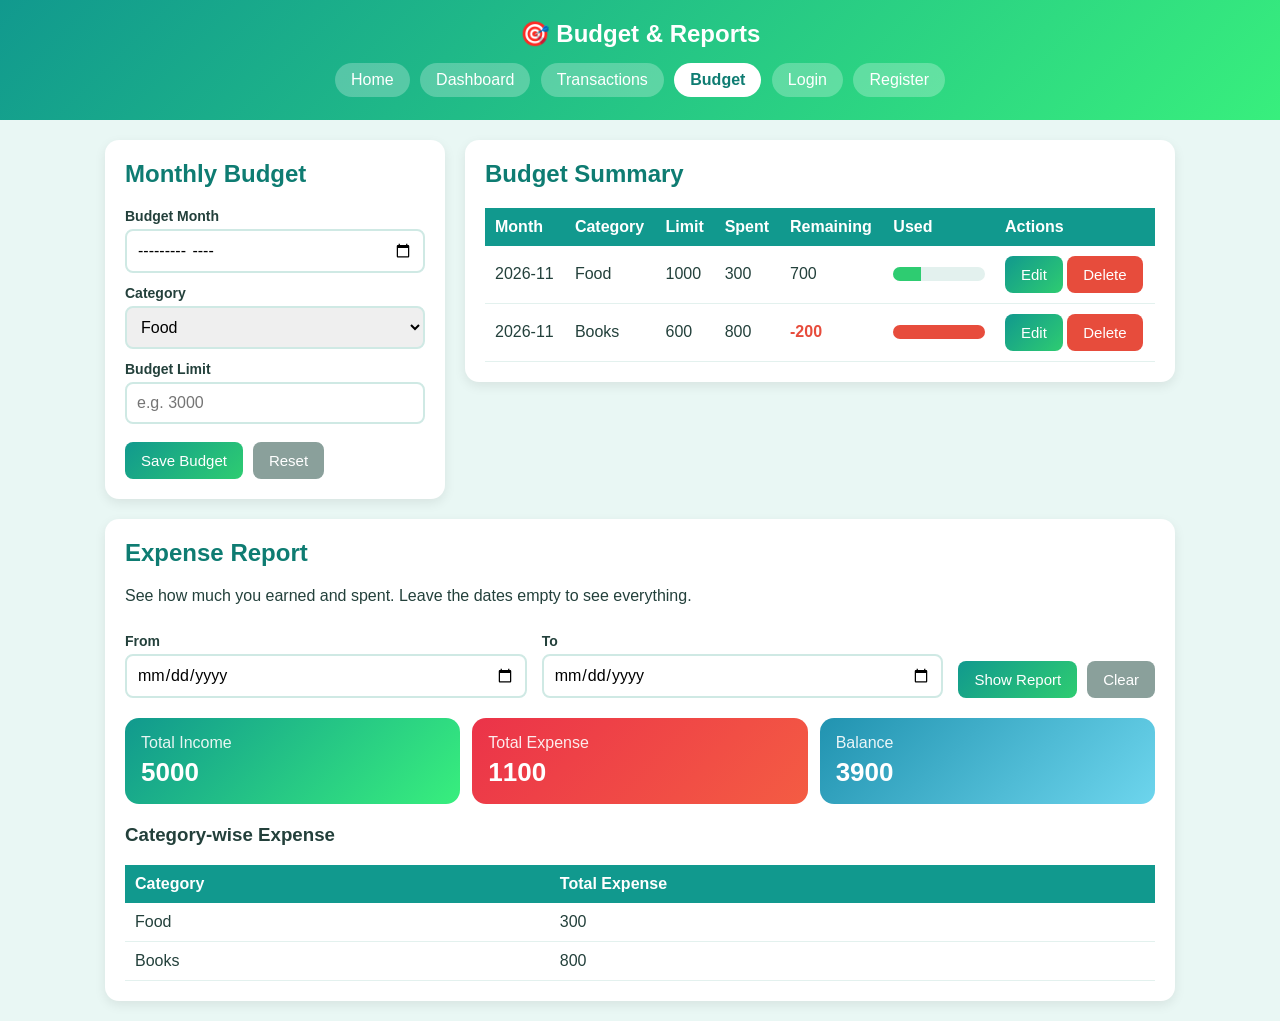
<file: budget.html>
<!DOCTYPE html>
<html lang="en">
<head>
  <meta charset="UTF-8">
  <meta name="viewport" content="width=device-width, initial-scale=1.0">
  <title>Budget &amp; Reports - Student Expense Tracker</title>
  <link rel="stylesheet" href="budget.css">
</head>
<body>

  <!--HEADER-->
  <header>
    <h1>🎯 Budget &amp; Reports</h1>
    <nav>
      <a href="../Dashboard/index.html">Home</a>
      <a href="../Dashboard/dashboard.html">Dashboard</a>
      <a href="../Transaction/transactions.html">Transactions</a>
      <a href="budget.html" class="active">Budget</a>
      <a href="../Login/login.html">Login</a>
      <a href="../Register/register.html">Register</a>
    </nav>
  </header>

  <main>
    <div class="layout">

      <!--BUDGET FORM-->
      <section class="card">
        <h2 id="budgetTitle">Monthly Budget</h2>

        <form id="budgetForm">
          <label for="budgetMonth">Budget Month</label>
          <input type="month" id="budgetMonth" required>

          <label for="budgetCategory">Category</label>
          <select id="budgetCategory" required></select>

          <label for="budgetLimit">Budget Limit</label>
          <input type="number" id="budgetLimit" min="1" step="0.01" placeholder="e.g. 3000" required>

          <div class="button-row">
            <button type="submit" id="saveButton">Save Budget</button>
            <button type="reset" class="gray">Reset</button>
          </div>
        </form>
      </section>

      <!--BUDGET SUMMARY TABLE -->
      <section class="card">
        <h2>Budget Summary</h2>

        <table>
          <thead>
            <tr>
              <th>Month</th>
              <th>Category</th>
              <th>Limit</th>
              <th>Spent</th>
              <th>Remaining</th>
              <th>Used</th>
              <th>Actions</th>
            </tr>
          </thead>
          <tbody id="budgetBody">
            <!-- rows are added by JavaScript -->
          </tbody>
        </table>
      </section>

    </div>

    <!--REPORT-->
    <section class="card report">
      <h2>Expense Report</h2>
      <p>See how much you earned and spent. Leave the dates empty to see everything.</p>

      <div class="filter-row">
        <div>
          <label for="fromDate">From</label>
          <input type="date" id="fromDate">
        </div>
        <div>
          <label for="toDate">To</label>
          <input type="date" id="toDate">
        </div>
        <div class="filter-buttons">
          <button onclick="showReport()">Show Report</button>
          <button class="gray" onclick="clearReportFilter()">Clear</button>
        </div>
      </div>

      <div class="cards">
        <div class="card-box income-box">
          <p>Total Income</p>
          <h3 id="totalIncome">0</h3>
        </div>
        <div class="card-box expense-box">
          <p>Total Expense</p>
          <h3 id="totalExpense">0</h3>
        </div>
        <div class="card-box balance-box">
          <p>Balance</p>
          <h3 id="totalBalance">0</h3>
        </div>
      </div>

      <h3>Category-wise Expense</h3>
      <table>
        <thead>
          <tr>
            <th>Category</th>
            <th>Total Expense</th>
          </tr>
        </thead>
        <tbody id="reportBody">
         
        </tbody>
      </table>
    </section>

  </main>

  <script src="budget.js"></script>
</body>
</html>
</file>
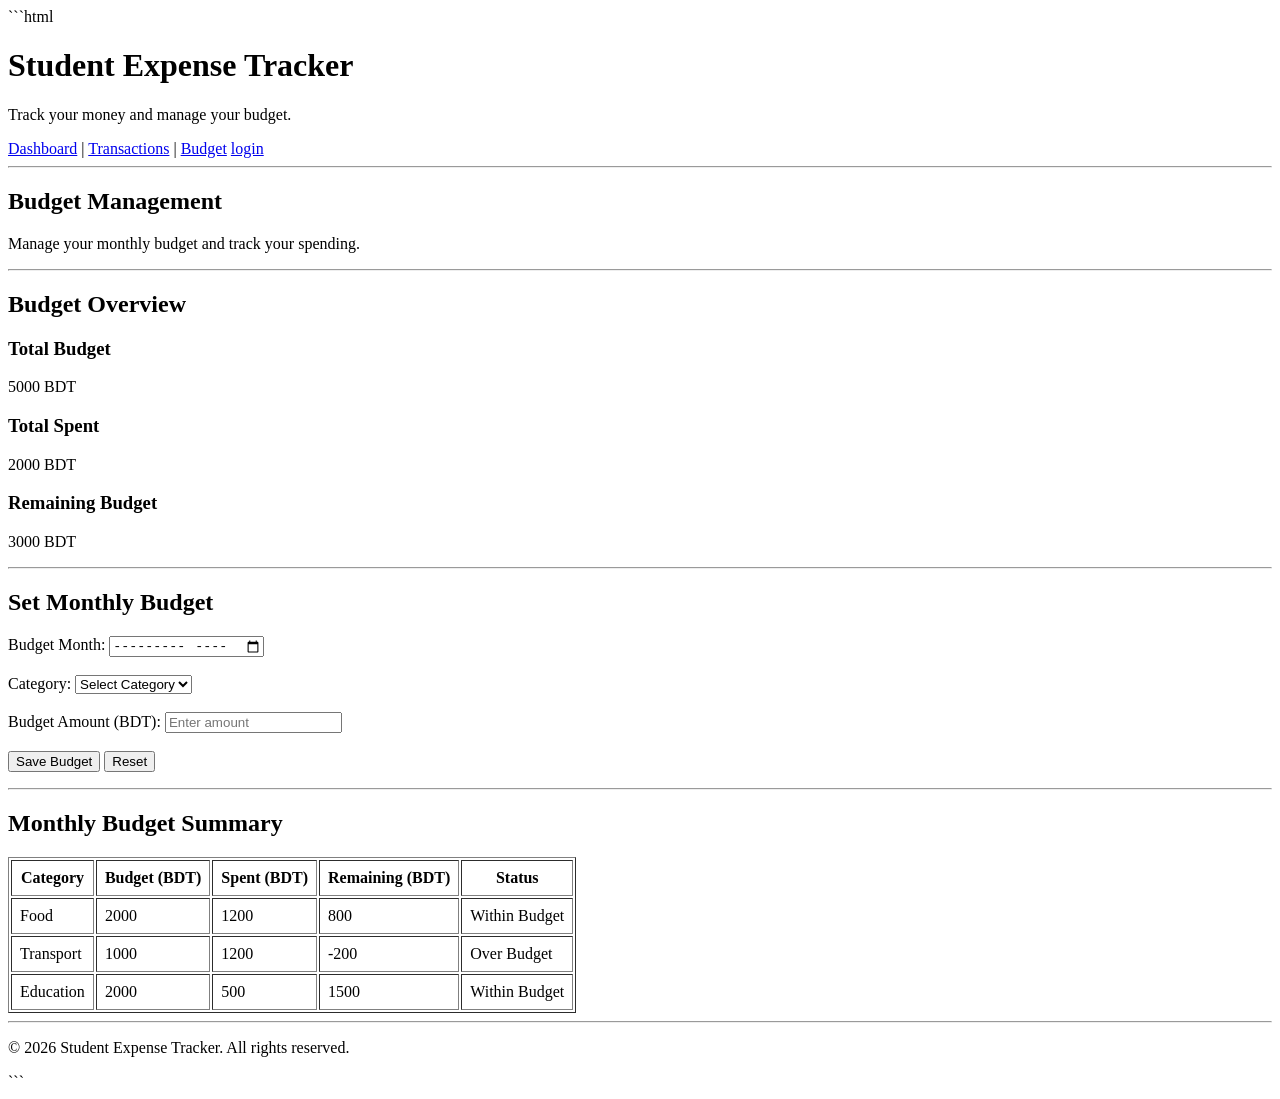
<file: Budget.html>
```html
<!DOCTYPE html>
<html lang="en">
<head>
    <meta charset="UTF-8">
    <title>Student Expense Tracker</title>
</head>
<body>

    <header>
        <h1>Student Expense Tracker</h1>
        <p>Track your money and manage your budget.</p>

        <nav>
            <a href="#">Dashboard</a> |
            <a href="#">Transactions</a> |
            <a href="#">Budget</a>
            <a href="#">login</a>
        </nav>
    </header>

    <hr>

    <main>

        <section>
            <h2>Budget Management</h2>
            <p>Manage your monthly budget and track your spending.</p>
        </section>

        <hr>

        <section>
            <h2>Budget Overview</h2>

            <div>
                <h3>Total Budget</h3>
                <p>5000 BDT</p>
            </div>

            <div>
                <h3>Total Spent</h3>
                <p>2000 BDT</p>
            </div>

            <div>
                <h3>Remaining Budget</h3>
                <p>3000 BDT</p>
            </div>
        </section>

        <hr>

        <section>
            <h2>Set Monthly Budget</h2>

            <form>
                <div>
                    <label for="month">Budget Month:</label>
                    <input type="month" id="month" required>
                </div>
                <br>

                <div>
                    <label for="category">Category:</label>
                    <select id="category" required>
                        <option value="">Select Category</option>
                        <option value="food">Food</option>
                        <option value="transport">Transport</option>
                        <option value="education">Education</option>
                        <option value="shopping">Shopping</option>
                        <option value="other">Other</option>
                    </select>
                </div>
                <br>

                <div>
                    <label for="amount">Budget Amount (BDT):</label>
                    <input type="number" id="amount"
                           min="1" placeholder="Enter amount" required>
                </div>
                <br>

                <div>
                    <button type="submit">Save Budget</button>
                    <button type="reset">Reset</button>
                </div>
            </form>
        </section>

        <hr>

        <section>
            <h2>Monthly Budget Summary</h2>

            <div>
                <table border="1" cellpadding="8">
                    <tr>
                        <th>Category</th>
                        <th>Budget (BDT)</th>
                        <th>Spent (BDT)</th>
                        <th>Remaining (BDT)</th>
                        <th>Status</th>
                    </tr>

                    <tr>
                        <td>Food</td>
                        <td>2000</td>
                        <td>1200</td>
                        <td>800</td>
                        <td>Within Budget</td>
                    </tr>

                    <tr>
                        <td>Transport</td>
                        <td>1000</td>
                        <td>1200</td>
                        <td>-200</td>
                        <td>Over Budget</td>
                    </tr>

                    <tr>
                        <td>Education</td>
                        <td>2000</td>
                        <td>500</td>
                        <td>1500</td>
                        <td>Within Budget</td>
                    </tr>
                </table>
            </div>
        </section>

    </main>

    <hr>

    <footer>
        <p>&copy; 2026 Student Expense Tracker. All rights reserved.</p>
    </footer>

</body>
</html>
```
</file>
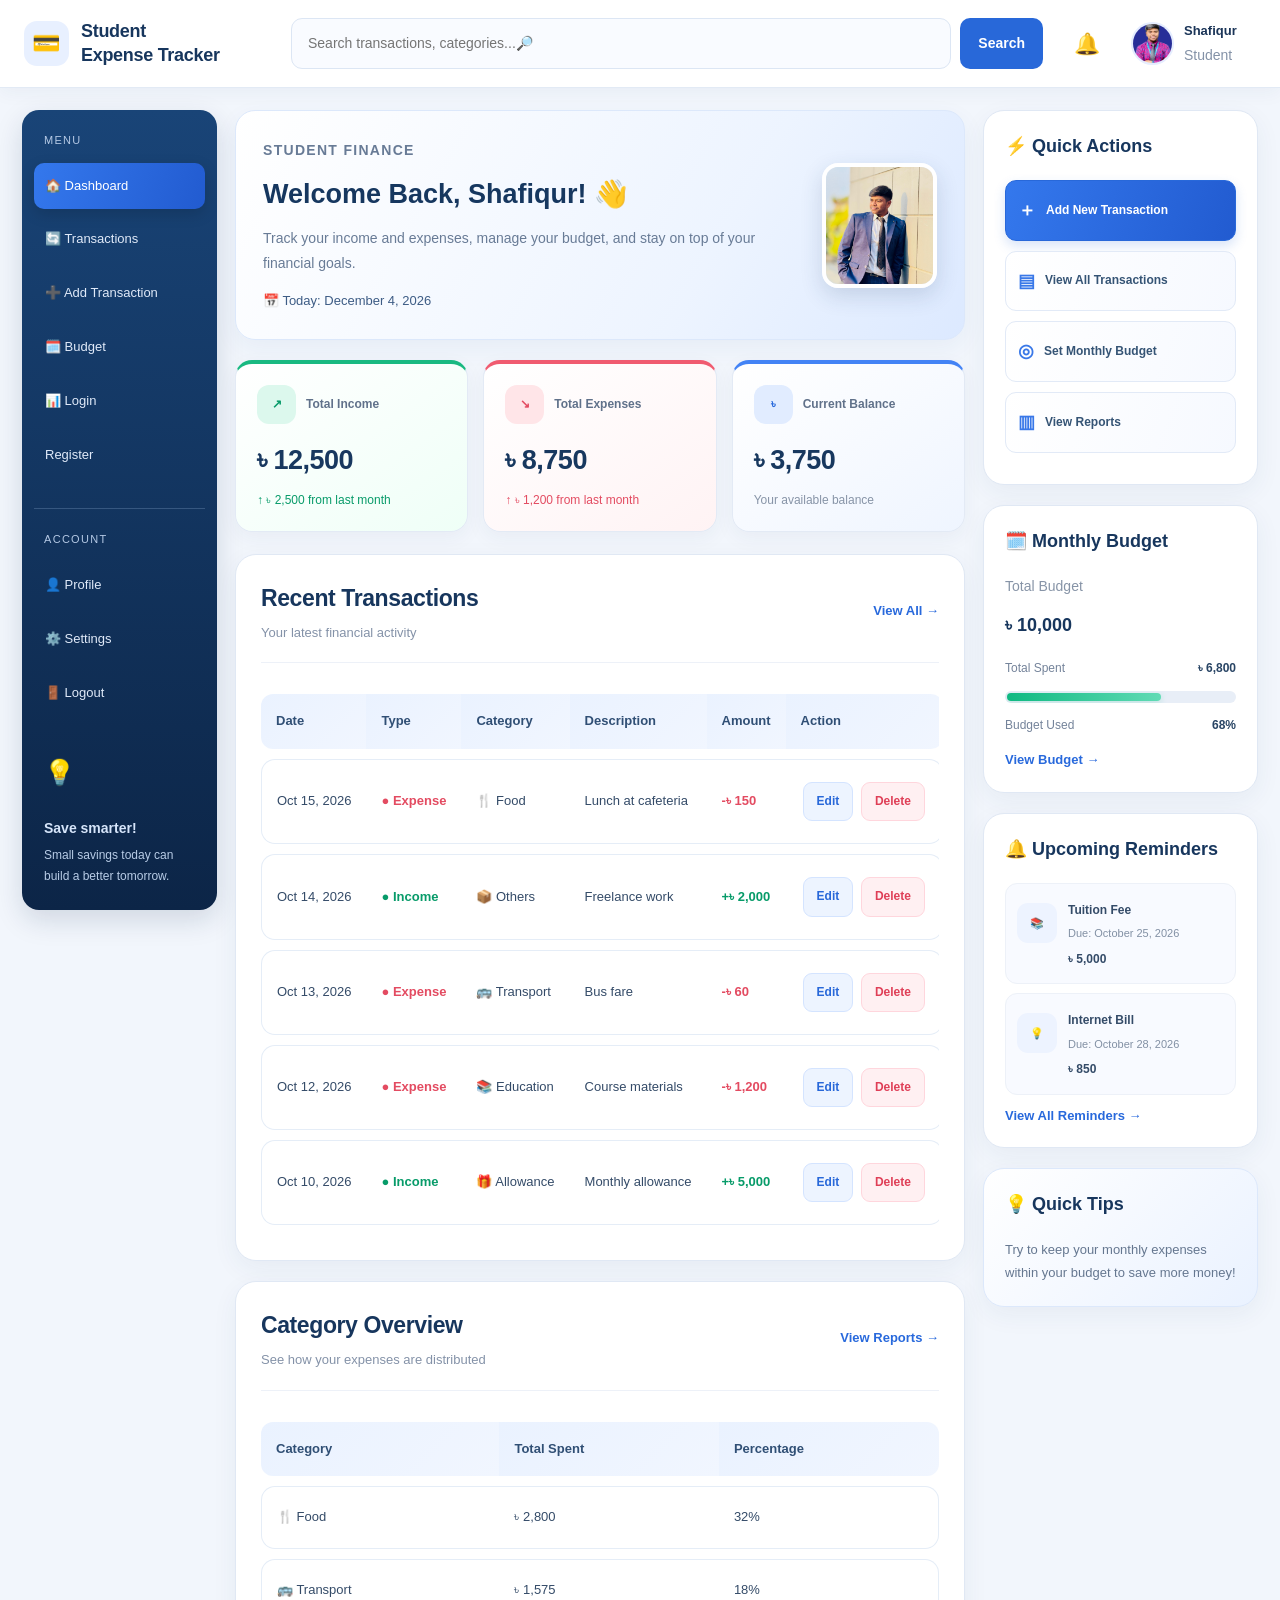
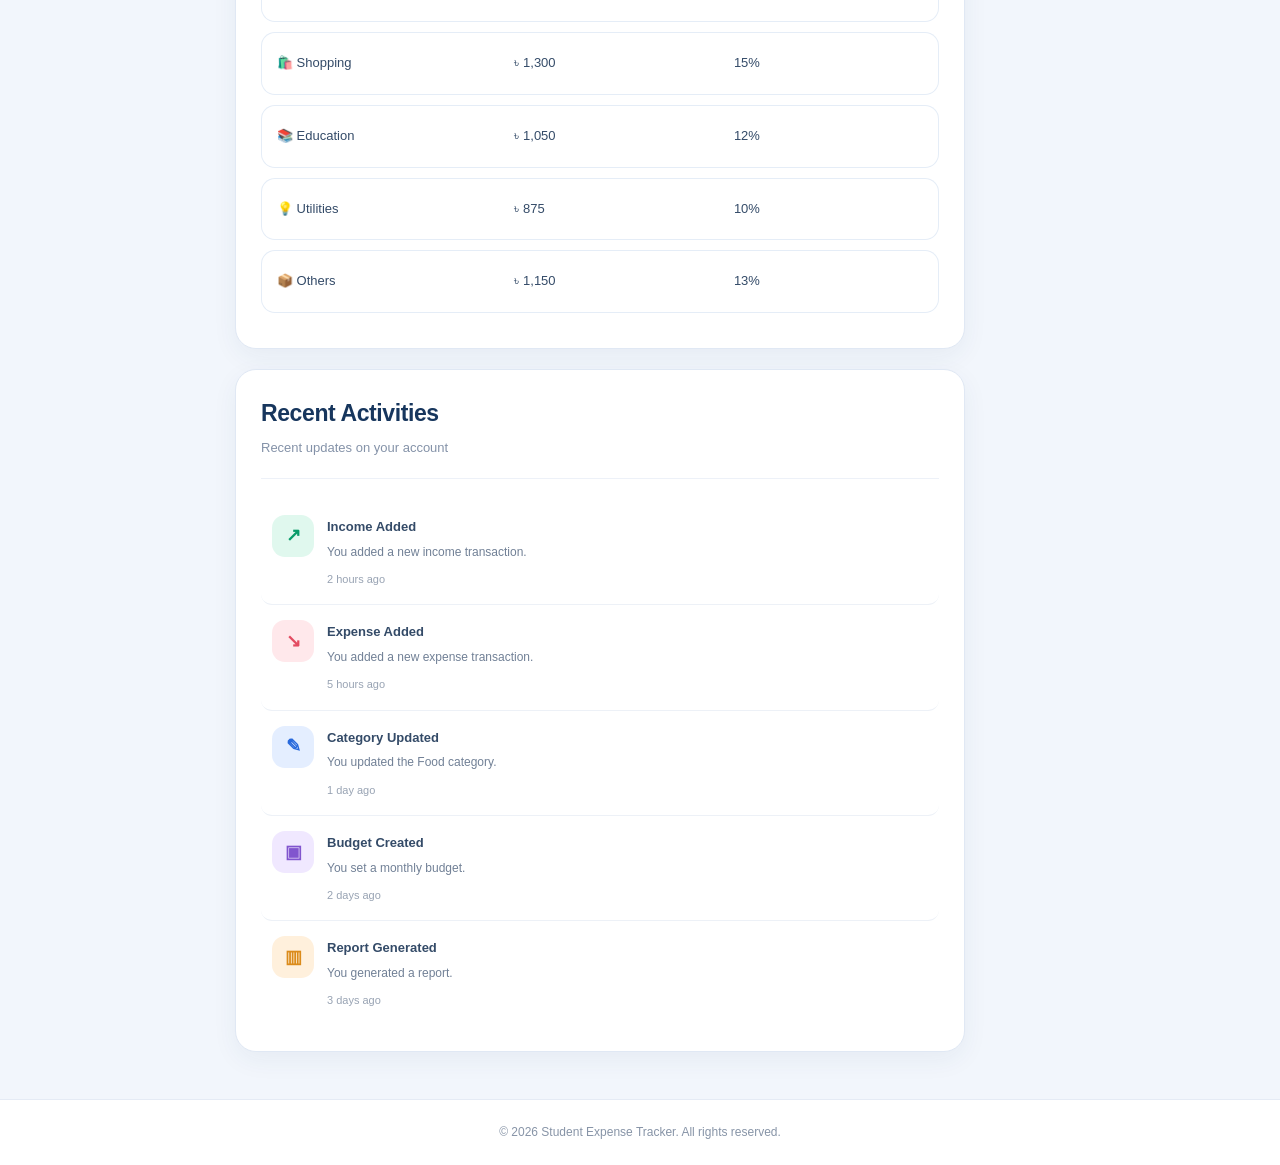
<file: dashboard.html>
<!DOCTYPE html>
<html lang="en">
<head>
    <meta charset="UTF-8">
    <meta name="viewport" content="width=device-width, initial-scale=1.0">
    <title>Student Expense Tracker | Dashboard</title>
    <link rel="stylesheet" href="dashboard.css">
</head>

<body>

    <!-- HEADER -->
    <header class="topbar">

        <a href="dashboard.html" class="brand">
            <p class="brand-icon">💳</p>

            <p class="brand-name">
                <b>Student</b>
                <b>Expense Tracker</b>
            </p>
        </a>

        <form id="searchForm" class="search" action="#" method="get">
            <input
                id="searchInput"
                type="search"
                name="search"
                placeholder="Search transactions, categories...🔎"
            >
            <button type="submit">Search</button>
        </form>

        <a href="#" id="notification" class="notification" aria-label="Notifications">🔔</a>

        <div class="user-profile">
            <img src="Sagor.jpg" alt="Profile Picture">

            <div>
                <b>Shafiqur</b>
                <p>Student</p>
            </div>
        </div>

    </header>


    <div class="layout">


        <!-- LEFT SIDEBAR -->
        <div class="sidebar">

            <p class="nav-heading">MENU</p>

            <nav>
                <a href="dashboard.html" class="nav-link active">
                    🏠 Dashboard
                </a>

                <a href="../Transaction/transactions.html" class="nav-link">
                   🔄 Transactions
                </a>

                <a href="../Transaction/transactions.html#transactionForm" class="nav-link">
                   ➕ Add Transaction
                </a>


                <a href="../Budget/budget.html" class="nav-link">
                    🗓️ Budget
                </a>

                <a href="../Login/login.html" class="nav-link">
                    📊 Login
                </a>

                <a href="../Register/register.html" class="nav-link">
                       Register
                </a>
            </nav>


            <div class="sidebar-bottom">

                <p class="nav-heading">ACCOUNT</p>

                <nav>
                    <a href="profile.html" class="nav-link">
                        👤 Profile
                    </a>

                    <a href="settings.html" class="nav-link">
                        ⚙️ Settings
                    </a>

                    <a href="../Login/login.html" class="nav-link">
                        🚪 Logout
                    </a>
                </nav>

            </div>


            <div class="sidebar-tip">
                <p>💡</p>
                <b>Save smarter!</b>

                <p>
                    Small savings today can build a better tomorrow.
                </p>
            </div>

        </div>


        <!-- MAIN CONTENT -->
        <div class="main-content">


            <!-- WELCOME CARD -->
            <section class="welcome-card">

                <div class="welcome-text">

                    <p class="eyebrow">STUDENT FINANCE</p>

                    <h1>Welcome Back, Shafiqur! 👋</h1>

                    <p>
                        Track your income and expenses, manage your budget,
                        and stay on top of your financial goals.
                    </p>

                    <p id="today" class="today">
                        📅 Today: October 25, 2026
                    </p>

                </div>

                <img
                    src="Shafiqur.jpeg"
                    alt="Student Picture"
                    class="welcome-image"
                >

            </section>


            <!-- FINANCIAL SUMMARY -->
            <section class="summary-grid">

                <div class="summary-card income">

                    <div class="card-top">
                        <p class="card-icon">↗</p>
                        <p class="card-label">Total Income</p>
                    </div>

                    <h2>৳ 12,500</h2>

                    <p class="positive">
                        ↑ ৳ 2,500 from last month
                    </p>

                </div>


                <div class="summary-card expenses">

                    <div class="card-top">
                        <p class="card-icon">↘</p>
                        <p class="card-label">Total Expenses</p>
                    </div>

                    <h2>৳ 8,750</h2>

                    <p class="negative">
                        ↑ ৳ 1,200 from last month
                    </p>

                </div>


                <div class="summary-card balance">

                    <div class="card-top">
                        <p class="card-icon">৳</p>
                        <p class="card-label">Current Balance</p>
                    </div>

                    <h2>৳ 3,750</h2>

                    <p class="muted">
                        Your available balance
                    </p>

                </div>

            </section>


            <!-- RECENT TRANSACTIONS -->
            <section class="panel">

                <div class="panel-heading">

                    <div>
                        <h2>Recent Transactions</h2>
                        <p>Your latest financial activity</p>
                    </div>

                    <a href="transactions.html" class="view-link">
                        View All →
                    </a>

                </div>


                <div class="table-wrapper">

                    <table id="transactionTable" class="data-table">

                        <thead>
                            <tr>
                                <th>Date</th>
                                <th>Type</th>
                                <th>Category</th>
                                <th>Description</th>
                                <th>Amount</th>
                                <th>Action</th>
                            </tr>
                        </thead>

                        <tbody id="transactionBody">

                            <tr>
                                <td>Oct 15, 2026</td>

                                <td>
                                    <b class="expense-tag">● Expense</b>
                                </td>

                                <td>🍴 Food</td>
                                <td>Lunch at cafeteria</td>

                                <td class="amount-red">-৳ 150</td>

                                <td>
                                    <button type="button" class="edit-btn">
                                        Edit
                                    </button>

                                    <button type="button" class="delete-btn">
                                        Delete
                                    </button>
                                </td>
                            </tr>


                            <tr>
                                <td>Oct 14, 2026</td>

                                <td>
                                    <b class="income-tag">● Income</b>
                                </td>

                                <td>📦 Others</td>
                                <td>Freelance work</td>

                                <td class="amount-green">+৳ 2,000</td>

                                <td>
                                    <button type="button" class="edit-btn">
                                        Edit
                                    </button>

                                    <button type="button" class="delete-btn">
                                        Delete
                                    </button>
                                </td>
                            </tr>


                            <tr>
                                <td>Oct 13, 2026</td>

                                <td>
                                    <b class="expense-tag">● Expense</b>
                                </td>

                                <td>🚌 Transport</td>
                                <td>Bus fare</td>

                                <td class="amount-red">-৳ 60</td>

                                <td>
                                    <button type="button" class="edit-btn">
                                        Edit
                                    </button>

                                    <button type="button" class="delete-btn">
                                        Delete
                                    </button>
                                </td>
                            </tr>


                            <tr>
                                <td>Oct 12, 2026</td>

                                <td>
                                    <b class="expense-tag">● Expense</b>
                                </td>

                                <td>📚 Education</td>
                                <td>Course materials</td>

                                <td class="amount-red">-৳ 1,200</td>

                                <td>
                                    <button type="button" class="edit-btn">
                                        Edit
                                    </button>

                                    <button type="button" class="delete-btn">
                                        Delete
                                    </button>
                                </td>
                            </tr>


                            <tr>
                                <td>Oct 10, 2026</td>

                                <td>
                                    <b class="income-tag">● Income</b>
                                </td>

                                <td>🎁 Allowance</td>
                                <td>Monthly allowance</td>

                                <td class="amount-green">+৳ 5,000</td>

                                <td>
                                    <button type="button" class="edit-btn">
                                        Edit
                                    </button>

                                    <button type="button" class="delete-btn">
                                        Delete
                                    </button>
                                </td>
                            </tr>

                        </tbody>

                    </table>

                </div>

            </section>


            <!-- CATEGORY OVERVIEW -->
            <section class="panel">

                <div class="panel-heading">

                    <div>
                        <h2>Category Overview</h2>
                        <p>See how your expenses are distributed</p>
                    </div>

                    <a href="reports.html" class="view-link">
                        View Reports →
                    </a>

                </div>


                <div class="table-wrapper">

                    <table class="data-table">

                        <thead>
                            <tr>
                                <th>Category</th>
                                <th>Total Spent</th>
                                <th>Percentage</th>
                            </tr>
                        </thead>

                        <tbody>

                            <tr>
                                <td>🍴 Food</td>
                                <td>৳ 2,800</td>
                                <td>32%</td>
                            </tr>

                            <tr>
                                <td>🚌 Transport</td>
                                <td>৳ 1,575</td>
                                <td>18%</td>
                            </tr>

                            <tr>
                                <td>🛍️ Shopping</td>
                                <td>৳ 1,300</td>
                                <td>15%</td>
                            </tr>

                            <tr>
                                <td>📚 Education</td>
                                <td>৳ 1,050</td>
                                <td>12%</td>
                            </tr>

                            <tr>
                                <td>💡 Utilities</td>
                                <td>৳ 875</td>
                                <td>10%</td>
                            </tr>

                            <tr>
                                <td>📦 Others</td>
                                <td>৳ 1,150</td>
                                <td>13%</td>
                            </tr>

                        </tbody>

                    </table>

                </div>

            </section>


            <!-- RECENT ACTIVITIES -->
            <section class="panel">

                <div class="panel-heading">
                    <div>
                        <h2>Recent Activities</h2>
                        <p>Recent updates on your account</p>
                    </div>
                </div>


                <div class="activity">

                    <p class="activity-icon green-icon">↗</p>

                    <div class="activity-content">
                        <b>Income Added</b>
                        <p>You added a new income transaction.</p>
                        <small>2 hours ago</small>
                    </div>

                </div>


                <div class="activity">

                    <p class="activity-icon red-icon">↘</p>

                    <div class="activity-content">
                        <b>Expense Added</b>
                        <p>You added a new expense transaction.</p>
                        <small>5 hours ago</small>
                    </div>

                </div>


                <div class="activity">

                    <p class="activity-icon blue-icon">✎</p>

                    <div class="activity-content">
                        <b>Category Updated</b>
                        <p>You updated the Food category.</p>
                        <small>1 day ago</small>
                    </div>

                </div>


                <div class="activity">

                    <p class="activity-icon purple-icon">▣</p>

                    <div class="activity-content">
                        <b>Budget Created</b>
                        <p>You set a monthly budget.</p>
                        <small>2 days ago</small>
                    </div>

                </div>


                <div class="activity">

                    <p class="activity-icon orange-icon">▥</p>

                    <div class="activity-content">
                        <b>Report Generated</b>
                        <p>You generated a report.</p>
                        <small>3 days ago</small>
                    </div>

                </div>

            </section>

        </div>


        <!-- RIGHT SIDEBAR -->
        <div class="right-sidebar">


            <!-- QUICK ACTIONS -->
            <section class="panel side-panel">

                <h2>⚡ Quick Actions</h2>

                <a href="add-transaction.html"
                   class="action-link primary-action">

                    <b>＋</b>
                    <p>Add New Transaction</p>

                </a>


                <a href="transactions.html" class="action-link">

                    <b>▤</b>
                    <p>View All Transactions</p>

                </a>


                <a href="budget.html" class="action-link">

                    <b>◎</b>
                    <p>Set Monthly Budget</p>

                </a>


                <a href="reports.html" class="action-link">

                    <b>▥</b>
                    <p>View Reports</p>

                </a>

            </section>


            <!-- MONTHLY BUDGET -->
            <section class="panel side-panel">

                <h2>🗓️ Monthly Budget</h2>

                <p class="muted">Total Budget</p>

                <h2 id="budgetAmount" class="budget-amount">৳ 10,000</h2>


                <div class="budget-details">
                    <p>Total Spent</p>
                    <b>৳ 6,800</b>
                </div>


                <div class="progress-track">
                    <div id="progressFill" class="progress-fill"></div>
                </div>


                <div class="budget-details">
                    <p>Budget Used</p>
                    <b>68%</b>
                </div>


                <a href="budget.html" class="view-link">
                    View Budget →
                </a>

            </section>


            <!-- UPCOMING REMINDERS -->
            <section class="panel side-panel">

                <h2>🔔 Upcoming Reminders</h2>


                <div class="reminder">

                    <p class="reminder-icon">📚</p>

                    <div>
                        <b>Tuition Fee</b>
                        <p>Due: October 25, 2026</p>
                        <b>৳ 5,000</b>
                    </div>

                </div>


                <div class="reminder">

                    <p class="reminder-icon">💡</p>

                    <div>
                        <b>Internet Bill</b>
                        <p>Due: October 28, 2026</p>
                        <b>৳ 850</b>
                    </div>

                </div>


                <a href="budget.html" class="view-link">
                    View All Reminders →
                </a>

            </section>


            <!-- QUICK TIPS -->
            <section class="panel side-panel tip-panel">

                <h2>💡 Quick Tips</h2>

                <p>
                    Try to keep your monthly expenses within your budget
                    to save more money!
                </p>

            </section>

        </div>

    </div>


    <!-- FOOTER -->
    <footer class="footer">
        © 2026 Student Expense Tracker. All rights reserved.
    </footer>
<script src="dashboard.js"></script>
</body>
</html>
</file>
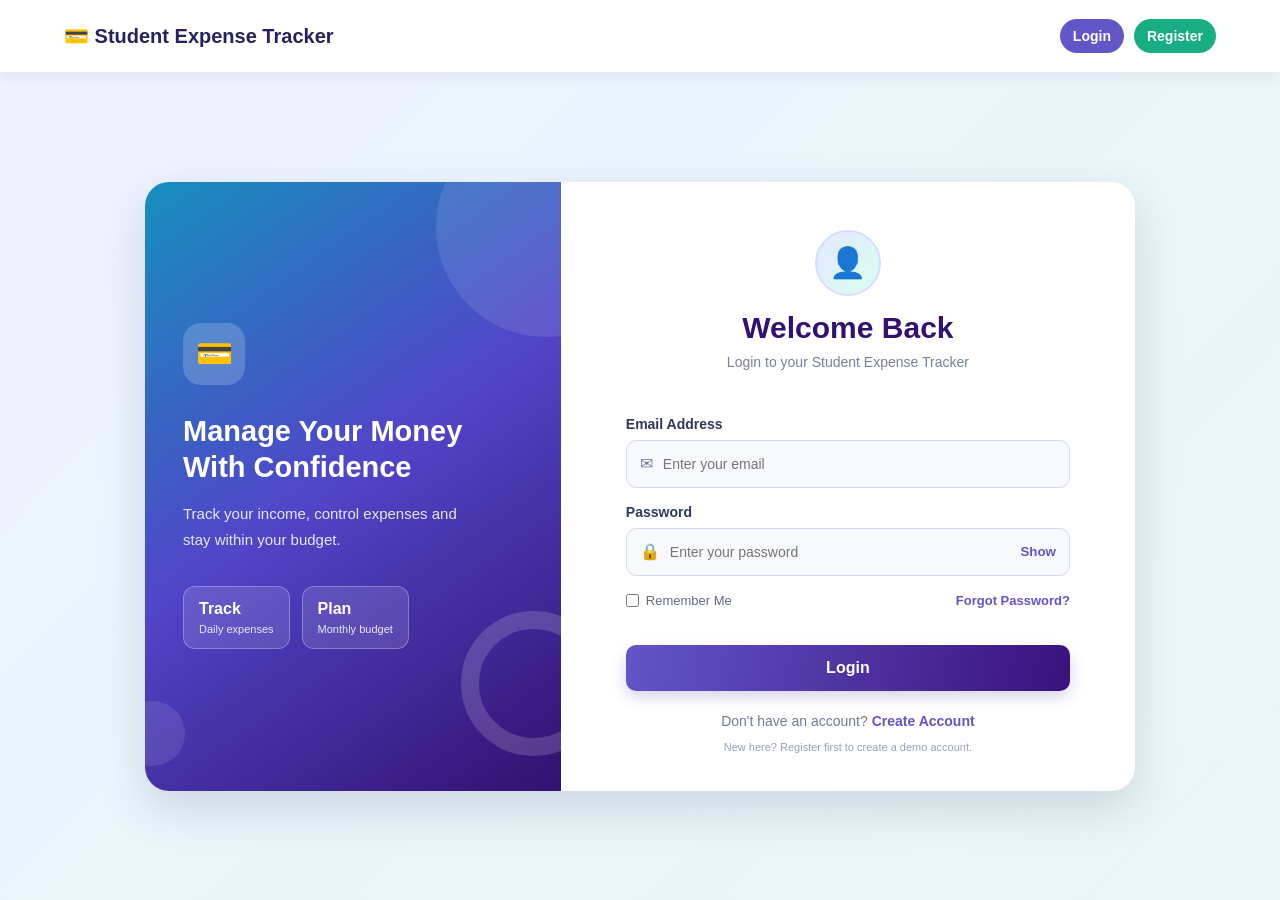
<file: login.html>
<!DOCTYPE html>
<html lang="en">
<head>
    <meta charset="UTF-8">
    <meta name="viewport" content="width=device-width, initial-scale=1.0">
    <title>Login | Student Expense Tracker</title>
    <link rel="stylesheet" href="login.css">
</head>
<body>
    <header class="topbar">
        <a class="brand" href="../Dashboard/index.html">💳 Student Expense Tracker</a>
        <nav>
            <!-- <a href="../Dashboard/index.html">Home</a>
            <a href="../Dashboard/dashboard.html">Dashboard</a>
            <a href="../Transaction/transactions.html">Transactions</a>
            <a href="../Budget/budget.html">Budget</a> -->
            <a class="nav-active" href="login.html">Login</a>
            <a class="nav-register" href="../Register/register.html">Register</a>
        </nav>
    </header>

    <main class="auth-page">
        <section class="auth-shell login-shell">
            <div class="color-panel">
                <div class="shape shape-one"></div>
                <div class="shape shape-two"></div>
                <div class="shape shape-three"></div>
                <div class="panel-content">
                    <div class="panel-logo">💳</div>
                    <h2>Manage Your Money<br>With Confidence</h2>
                    <p>Track your income, control expenses and stay within your budget.</p>
                    <div class="mini-stats">
                        <div><strong>Track</strong><span>Daily expenses</span></div>
                        <div><strong>Plan</strong><span>Monthly budget</span></div>
                    </div>
                </div>
            </div>

            <div class="form-panel">
                <div class="form-heading">
                    <div class="user-icon">👤</div>
                    <h1>Welcome Back</h1>
                    <p>Login to your Student Expense Tracker</p>
                </div>

                <form id="loginForm">
                    <label for="email">Email Address</label>
                    <div class="input-wrap">
                        <span>✉</span>
                        <input type="email" id="email" placeholder="Enter your email">
                    </div>

                    <label for="password">Password</label>
                    <div class="input-wrap">
                        <span>🔒</span>
                        <input type="password" id="password" placeholder="Enter your password">
                        <button type="button" class="eye-btn" id="togglePassword">Show</button>
                    </div>

                    <div class="form-options">
                        <label class="check-label"><input type="checkbox" id="remember"> Remember Me</label>
                        <a href="#" id="forgotLink">Forgot Password?</a>
                    </div>

                    <p id="message" class="message"></p>
                    <button type="submit" class="submit-btn">Login</button>
                </form>

                <p class="switch-text">Don't have an account? <a href="register.html">Create Account</a></p>
                <p class="demo-note">New here? Register first to create a demo account.</p>
            </div>
        </section>
    </main>
    <script src="login.js"></script>
</body>
</html>
</file>
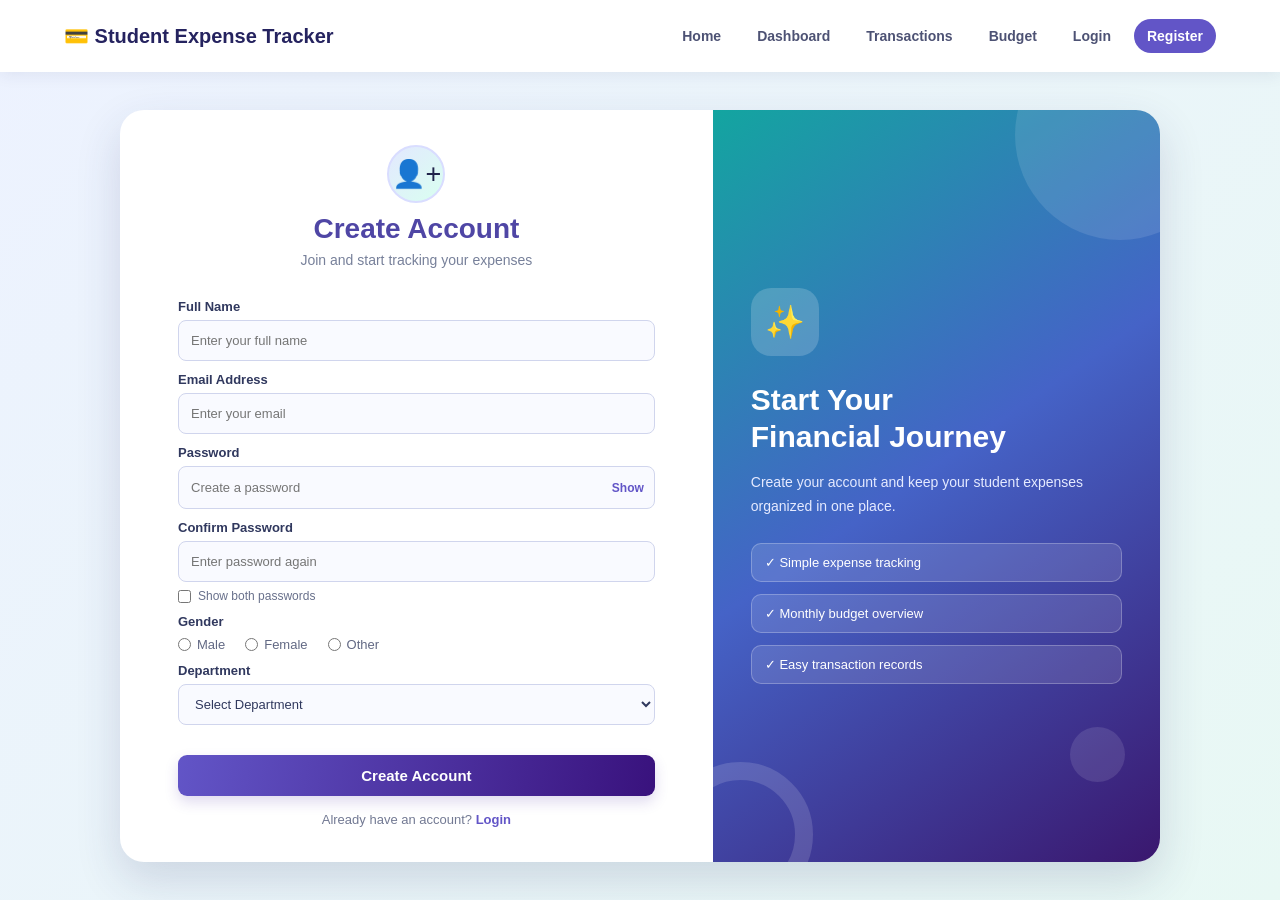
<file: register.html>
<!DOCTYPE html>
<html lang="en">
<head>
    <meta charset="UTF-8">
    <meta name="viewport" content="width=device-width, initial-scale=1.0">
    <title>Register | Student Expense Tracker</title>
    <link rel="stylesheet" href="register.css">
</head>
<body>
    <header class="topbar">
        <a class="brand" href="../Dashboard/index.html">💳 Student Expense Tracker</a>
        <nav>
            <a href="../Dashboard/index.html">Home</a>
            <a href="../Dashboard/dashboard.html">Dashboard</a>
            <a href="../Transaction/transactions.html">Transactions</a>
            <a href="../Budget/budget.html">Budget</a>
            <a href="../Login/login.html">Login</a>
            <a class="nav-active" href="register.html">Register</a>
        </nav>
    </header>

    <main class="auth-page">
        <section class="auth-shell register-shell">
            <div class="form-panel">
                <div class="form-heading">
                    <div class="user-icon">👤+</div>
                    <h1>Create Account</h1>
                    <p>Join and start tracking your expenses</p>
                </div>

                <form id="registerForm">
                    <label for="name">Full Name</label>
                    <input type="text" id="name" placeholder="Enter your full name">

                    <label for="email">Email Address</label>
                    <input type="email" id="email" placeholder="Enter your email">

                    <label for="password">Password</label>
                    <div class="password-wrap">
                        <input type="password" id="password" placeholder="Create a password">
                        <button type="button" id="togglePassword" class="eye-btn">Show</button>
                    </div>

                    <label for="confirmPassword">Confirm Password</label>
                    <input type="password" id="confirmPassword" placeholder="Enter password again">

                    <div class="show-row">
                        <input type="checkbox" id="showBoth">
                        <label for="showBoth">Show both passwords</label>
                    </div>

                    <label>Gender</label>
                    <div class="choice-row">
                        <label><input type="radio" name="gender" value="Male"> Male</label>
                        <label><input type="radio" name="gender" value="Female"> Female</label>
                        <label><input type="radio" name="gender" value="Other"> Other</label>
                    </div>

                    <label for="department">Department</label>
                    <select id="department">
                        <option value="">Select Department</option>
                        <option value="CSE">CSE</option>
                        <option value="EEE">EEE</option>
                        <option value="BBA">BBA</option>
                        <option value="English">English</option>
                    </select>

                    <p id="message" class="message"></p>
                    <button type="submit" class="submit-btn">Create Account</button>
                </form>

                <p class="switch-text">Already have an account? <a href="login.html">Login</a></p>
            </div>

            <div class="register-art">
                <div class="art-circle circle-a"></div>
                <div class="art-circle circle-b"></div>
                <div class="art-circle circle-c"></div>
                <div class="art-content">
                    <div class="art-icon">✨</div>
                    <h2>Start Your<br>Financial Journey</h2>
                    <p>Create your account and keep your student expenses organized in one place.</p>
                    <div class="feature-pill">✓ Simple expense tracking</div>
                    <div class="feature-pill">✓ Monthly budget overview</div>
                    <div class="feature-pill">✓ Easy transaction records</div>
                </div>
            </div>
        </section>
    </main>
    <script src="register.js"></script>
</body>
</html>
</file>
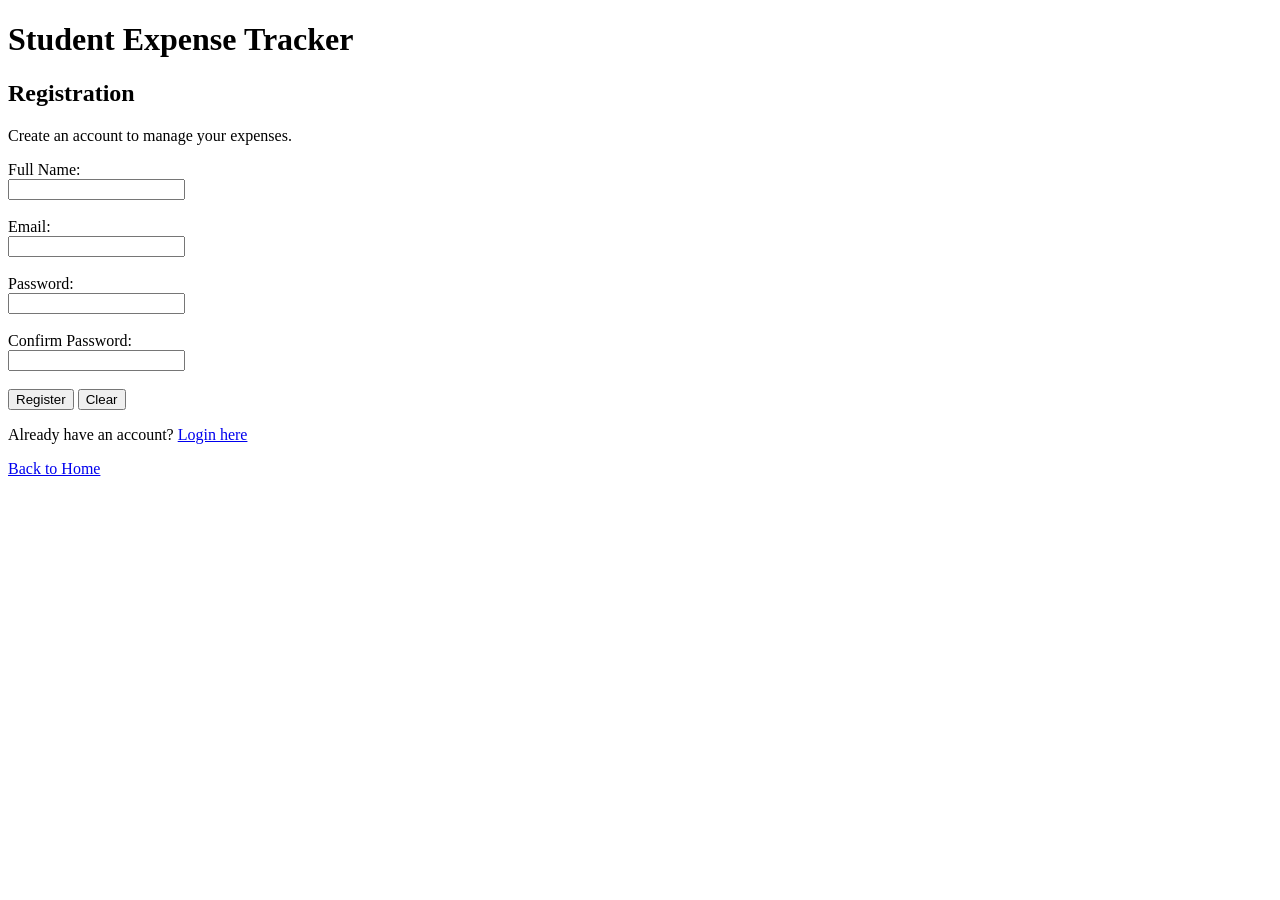
<file: resistration.html>
<!DOCTYPE html>
<html>

<head>
    <title>Student Expense Tracker - Register</title>
</head>

<body>

    <h1>Student Expense Tracker</h1>

    <h2>Registration</h2>

    <p>Create an account to manage your expenses.</p>

    <form action="login.html" method="get">

        <label for="fullname">Full Name:</label>
        <br>
        <input type="text" id="fullname" name="fullname" required>

        <br><br>

        <label for="email">Email:</label>
        <br>
        <input type="email" id="email" name="email" required>

        <br><br>

        <label for="password">Password:</label>
        <br>
        <input type="password" id="password" name="password" required>

        <br><br>

        <label for="confirm-password">Confirm Password:</label>
        <br>
        <input type="password" id="confirm-password" name="confirm_password" required>

        <br><br>

        <button type="submit">Register</button>
        <button type="reset">Clear</button>

    </form>

    <p>
        Already have an account?
        <a href="login.html">Login here</a>
    </p>

    <p>
        <a href="index.html">Back to Home</a>
    </p>

</body>

</html>
</file>
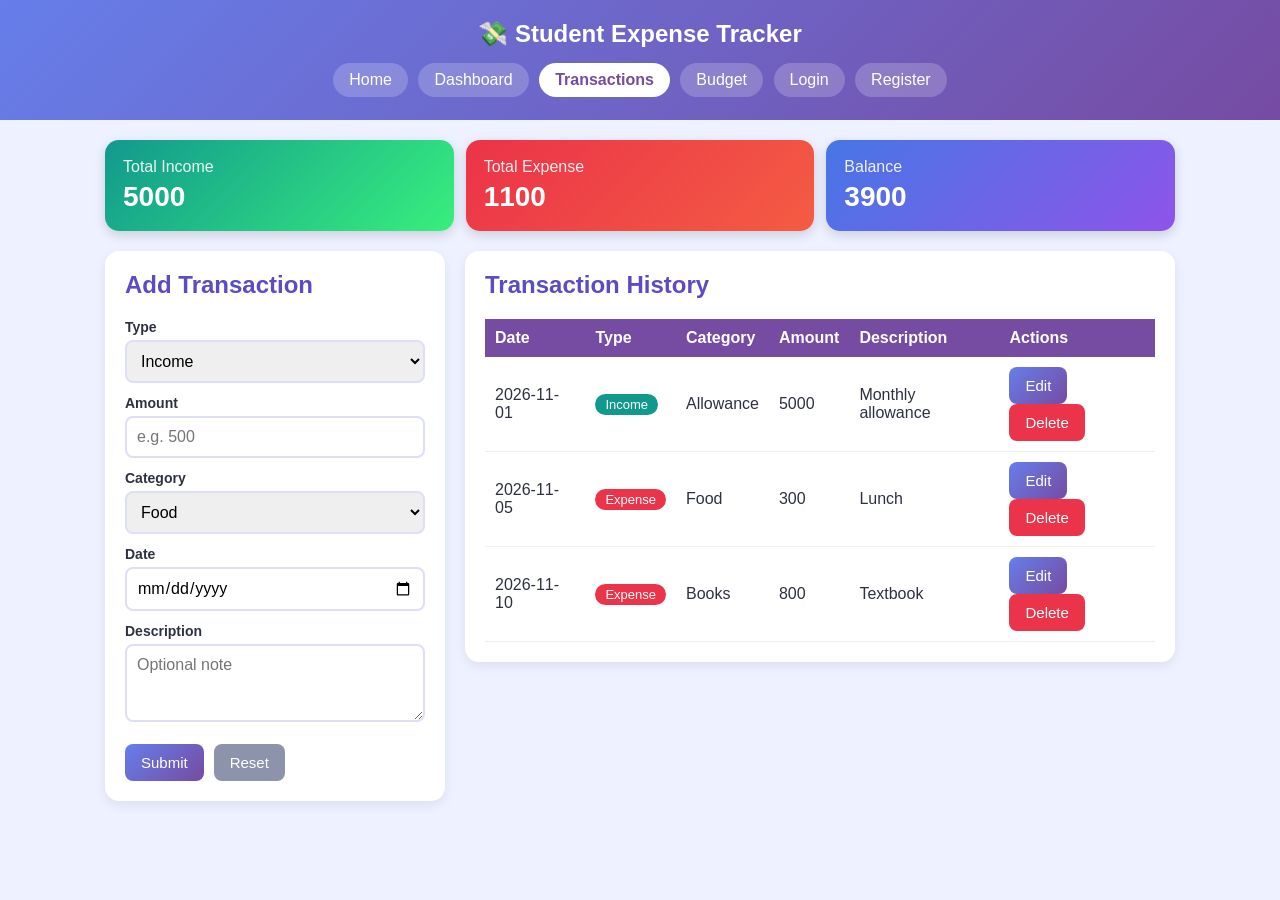
<file: transactions.html>
<!DOCTYPE html>
<html lang="en">
<head>
  <meta charset="UTF-8">
  <meta name="viewport" content="width=device-width, initial-scale=1.0">
  <title>Transactions - Student Expense Tracker</title>
  <link rel="stylesheet" href="transactions.css">
</head>
<body>

  <!-- HEADER-->
  <header>
    <h1>💸 Student Expense Tracker</h1>
    <nav>
      <a href="../Dashboard/index.html">Home</a>
      <a href="../Dashboard/dashboard.html">Dashboard</a>
      <a href="transactions.html" class="active">Transactions</a>
      <a href="../Budget/budget.html">Budget</a>
      <a href="../Login/login.html">Login</a>
      <a href="../Register/register.html">Register</a>
    </nav>
  </header>

  <main>

    <!--TOTAL CARDS-->
    <section class="cards">
      <div class="card-box income-box">
        <p>Total Income</p>
        <h2 id="totalIncome">0</h2>
      </div>
      <div class="card-box expense-box">
        <p>Total Expense</p>
        <h2 id="totalExpense">0</h2>
      </div>
      <div class="card-box balance-box">
        <p>Balance</p>
        <h2 id="totalBalance">0</h2>
      </div>
    </section>

    <div class="layout">

      <!---->
      <section class="card">
        <h2 id="formTitle">Add Transaction</h2>

        <form id="transactionForm">
          <label for="type">Type</label>
          <select id="type" required>
            <option value="Income">Income</option>
            <option value="Expense">Expense</option>
          </select>

          <label for="amount">Amount</label>
          <input type="number" id="amount" min="1" step="0.01" placeholder="e.g. 500" required>

          <label for="category">Category</label>
          <select id="category" required></select>

          <label for="date">Date</label>
          <input type="date" id="date" required>

          <label for="description">Description</label>
          <textarea id="description" rows="3" placeholder="Optional note"></textarea>

          <div class="button-row">
            <button type="submit" id="submitButton">Submit</button>
            <button type="reset" class="gray">Reset</button>
          </div>
        </form>
      </section>

      <!---->
      <section class="card">
        <h2>Transaction History</h2>

        <table>
          <thead>
            <tr>
              <th>Date</th>
              <th>Type</th>
              <th>Category</th>
              <th>Amount</th>
              <th>Description</th>
              <th>Actions</th>
            </tr>
          </thead>
          <tbody id="transactionBody">
            <!-- -->
          </tbody>
        </table>
      </section>

    </div>
  </main>

  <script src="transactions.js"></script>
</body>
</html>
</file>
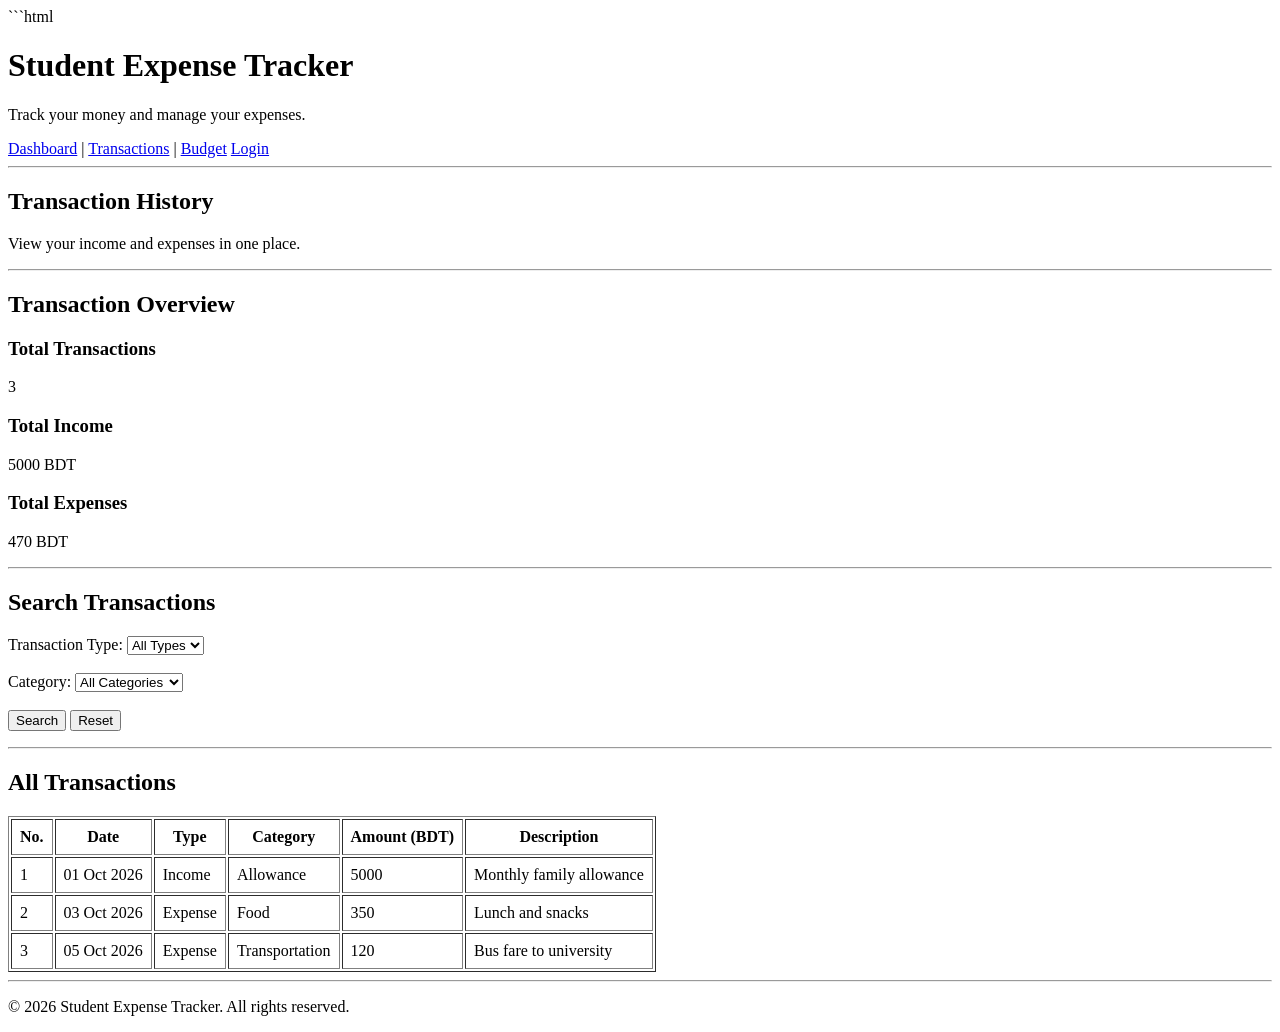
<file: Transection-management.html>
```html
<!DOCTYPE html>
<html lang="en">
<head>
    <meta charset="UTF-8">
    <title>Transaction History</title>
</head>
<body>

    <header>
        <h1>Student Expense Tracker</h1>
        <p>Track your money and manage your expenses.</p>

        <nav>
            <a href="#">Dashboard</a> |
            <a href="#">Transactions</a> |
            <a href="#">Budget</a>
            <a href="#">Login</a>
        </nav>
    </header>

    <hr>

    <main>

        <section>
            <h2>Transaction History</h2>
            <p>View your income and expenses in one place.</p>
        </section>

        <hr>

        <section>
            <h2>Transaction Overview</h2>

            <div>
                <h3>Total Transactions</h3>
                <p>3</p>
            </div>

            <div>
                <h3>Total Income</h3>
                <p>5000 BDT</p>
            </div>

            <div>
                <h3>Total Expenses</h3>
                <p>470 BDT</p>
            </div>
        </section>

        <hr>

        <section>
            <h2>Search Transactions</h2>

            <form>
                <div>
                    <label for="type">Transaction Type:</label>
                    <select id="type">
                        <option value="">All Types</option>
                        <option value="income">Income</option>
                        <option value="expense">Expense</option>
                    </select>
                </div>
                <br>

                <div>
                    <label for="category">Category:</label>
                    <select id="category">
                        <option value="">All Categories</option>
                        <option value="allowance">Allowance</option>
                        <option value="food">Food</option>
                        <option value="transport">Transportation</option>
                        <option value="education">Education</option>
                        <option value="other">Other</option>
                    </select>
                </div>
                <br>

                <div>
                    <button type="submit">Search</button>
                    <button type="reset">Reset</button>
                </div>
            </form>
        </section>

        <hr>

        <section>
            <h2>All Transactions</h2>

            <div>
                <table border="1" cellpadding="8">
                    <tr>
                        <th>No.</th>
                        <th>Date</th>
                        <th>Type</th>
                        <th>Category</th>
                        <th>Amount (BDT)</th>
                        <th>Description</th>
                    </tr>

                    <tr>
                        <td>1</td>
                        <td>01 Oct 2026</td>
                        <td>Income</td>
                        <td>Allowance</td>
                        <td>5000</td>
                        <td>Monthly family allowance</td>
                    </tr>

                    <tr>
                        <td>2</td>
                        <td>03 Oct 2026</td>
                        <td>Expense</td>
                        <td>Food</td>
                        <td>350</td>
                        <td>Lunch and snacks</td>
                    </tr>

                    <tr>
                        <td>3</td>
                        <td>05 Oct 2026</td>
                        <td>Expense</td>
                        <td>Transportation</td>
                        <td>120</td>
                        <td>Bus fare to university</td>
                    </tr>
                </table>
            </div>
        </section>

    </main>

    <hr>

    <footer>
        <p>&copy; 2026 Student Expense Tracker. All rights reserved.</p>
    </footer>

</body>
</html>
</file>
<file: budget.css>
* {
  box-sizing: border-box;
}

body {
  margin: 0;
  font-family: "Segoe UI", Arial, sans-serif;
  background: #e9f7f4;
  color: #23403b;
}

header {
  background: linear-gradient(135deg, #11998e, #38ef7d);
  color: white;
  padding: 20px 15px;
  text-align: center;
}

header h1 {
  margin: 0 0 12px 0;
  font-size: 24px;
}

nav a {
  display: inline-block;
  color: white;
  text-decoration: none;
  padding: 8px 16px;
  margin: 3px;
  border-radius: 20px;
  background: rgba(255, 255, 255, 0.25);
}

nav a:hover,
nav a.active {
  background: white;
  color: #0e7c72;
  font-weight: bold;
}

main {
  max-width: 1100px;
  margin: 20px auto;
  padding: 0 15px;
}

.layout {
  display: grid;
  grid-template-columns: 1fr;
  gap: 20px;
}

.card {
  background: white;
  padding: 20px;
  border-radius: 14px;
  box-shadow: 0 4px 12px rgba(0, 0, 0, 0.08);
}

.card h2 {
  margin-top: 0;
  color: #0e7c72;
}

.report {
  margin-top: 20px;
}

label {
  display: block;
  margin: 12px 0 5px 0;
  font-weight: bold;
  font-size: 14px;
}

input,
select {
  width: 100%;
  padding: 10px;
  font-size: 16px;
  border: 2px solid #cfe9e4;
  border-radius: 8px;
  font-family: inherit;
}

input:focus,
select:focus {
  outline: none;
  border-color: #11998e;
}

.button-row {
  margin-top: 18px;
  display: flex;
  gap: 10px;
}

button {
  background: linear-gradient(135deg, #11998e, #2ecc71);
  color: white;
  border: none;
  padding: 10px 16px;
  font-size: 15px;
  border-radius: 8px;
  cursor: pointer;
}

button:hover {
  opacity: 0.85;
}

button.gray {
  background: #8aa09b;
}

button.delete {
  background: #e74c3c;
}

table {
  width: 100%;
  border-collapse: collapse;
}

th {
  background: #11998e;
  color: white;
  text-align: left;
  padding: 10px;
}

td {
  padding: 10px;
  border-bottom: 1px solid #e3f1ee;
}

tr:hover td {
  background: #f1fbf9;
}

.over-budget {
  color: #e74c3c;
  font-weight: bold;
}

.bar {
  background: #e3f1ee;
  border-radius: 10px;
  height: 14px;
  min-width: 90px;
  overflow: hidden;
}

.bar-fill {
  background: #2ecc71;
  height: 100%;
}

.bar-fill.warning {
  background: #f39c12;
}

.bar-fill.danger {
  background: #e74c3c;
}

.filter-row {
  display: grid;
  grid-template-columns: 1fr;
  gap: 5px;
  align-items: end;
}

.filter-buttons {
  display: flex;
  gap: 10px;
  margin-top: 10px;
}

.cards {
  display: grid;
  grid-template-columns: 1fr;
  gap: 12px;
  margin: 20px 0;
}

.card-box {
  color: white;
  padding: 16px;
  border-radius: 14px;
}

.card-box p {
  margin: 0;
  opacity: 0.9;
}

.card-box h3 {
  margin: 5px 0 0 0;
  font-size: 26px;
}

.income-box {
  background: linear-gradient(135deg, #11998e, #38ef7d);
}

.expense-box {
  background: linear-gradient(135deg, #eb3349, #f45c43);
}

.balance-box {
  background: linear-gradient(135deg, #2193b0, #6dd5ed);
}

@media (min-width: 700px) {
  .filter-row {
    grid-template-columns: 1fr 1fr auto;
    gap: 15px;
  }

  .filter-buttons {
    margin-top: 0;
  }

  .cards {
    grid-template-columns: repeat(3, 1fr);
  }
}

@media (min-width: 950px) {
  .layout {
    grid-template-columns: 340px 1fr;
    align-items: start;
  }
}

@media (max-width: 700px) {
  thead {
    display: none;
  }

  table,
  tbody,
  tr,
  td {
    display: block;
    width: 100%;
  }

  tr {
    border: 1px solid #cfe9e4;
    border-radius: 10px;
    margin-bottom: 12px;
    padding: 6px;
  }

  td {
    border-bottom: none;
    display: flex;
    justify-content: space-between;
    align-items: center;
    gap: 10px;
    text-align: right;
  }

  td::before {
    content: attr(data-label);
    font-weight: bold;
    color: #0e7c72;
    text-align: left;
  }

  .bar {
    width: 60%;
  }
}
</file>
<file: dashboard.css>
/*
   STUDENT EXPENSE TRACKER
   PROFESSIONAL DASHBOARD DESIGN
 */

* {
    box-sizing: border-box;
}

body {
    margin: 0;
    background: #f2f6fc;
    color: #26364e;
    font-family: Arial, Helvetica, sans-serif;
    font-size: 14px;
    line-height: 1.6;
}

h1, h2, h3, p {
    margin-top: 0;
}

a {
    text-decoration: none;
}

button, input {
    font: inherit;
}


/* HEADER */

.topbar {
    min-height: 88px;
    display: flex;
    align-items: center;
    gap: 22px;
    padding: 14px 24px;
    background: #ffffff;
    border-bottom: 1px solid #e2eaf5;
    box-shadow: 0 4px 18px rgba(30, 60, 100, 0.05);
}


/* BRAND */

.brand {
    width: 245px;
    flex-shrink: 0;
    display: flex;
    align-items: center;
    gap: 12px;
    color: #17365d;
}

.brand-icon {
    width: 45px;
    height: 45px;
    flex-shrink: 0;
    display: flex;
    align-items: center;
    justify-content: center;
    margin: 0;
    background: #e8f0ff;
    border-radius: 13px;
    font-size: 23px;
    transition: 0.25s ease;
}

.brand-name {
    display: flex;
    flex-direction: column;
    margin: 0;
    color: #17365d;
    font-size: 18px;
    font-weight: 700;
    line-height: 1.3;
    letter-spacing: -0.3px;
    white-space: nowrap;
}

.brand:hover .brand-icon {
    background: #d8e7ff;
    transform: scale(1.06);
}

.brand:hover .brand-name {
    color: #2868d9;
}


/* SEARCH */

.search {
    flex: 1;
    min-width: 0;
    display: flex;
    gap: 9px;
}

.search input {
    width: 100%;
    min-width: 0;
    padding: 13px 16px;
    color: #26364e;
    background: #f9fbff;
    border: 1px solid #dce6f4;
    border-radius: 11px;
    outline: none;
    transition: 0.2s;
}

.search input:focus {
    border-color: #3478ed;
    box-shadow: 0 0 0 3px rgba(52, 120, 237, 0.12);
}

.search button {
    padding: 0 18px;
    color: #ffffff;
    background: #2868d9;
    border: none;
    border-radius: 10px;
    font-weight: 700;
    cursor: pointer;
    transition: 0.2s;
}

.search button:hover {
    background: #174fb8;
    transform: translateY(-1px);
}


/* NOTIFICATION */

.topbar .notification {
    position: relative;
    display: inline-flex;
    align-items: center;
    justify-content: center;
    padding: 9px;
    border-radius: 10px;
    font-size: 21px;
    cursor: pointer;
    transition: background 0.2s;
}

.topbar .notification:hover {
    background: #edf3ff;
}

.topbar .notification::after {
    content: "Notifications";
    position: absolute;
    top: calc(100% + 9px);
    left: 50%;
    transform: translate(-50%, -5px);
    width: max-content;
    padding: 9px 14px;
    color: #ffffff;
    background: #17365d;
    border-radius: 8px;
    font-size: 12px;
    font-weight: normal;
    white-space: nowrap;
    box-shadow: 0 5px 15px rgba(0, 0, 0, 0.17);
    opacity: 0;
    visibility: hidden;
    pointer-events: none;
    z-index: 9999;
    transition: 0.2s;
}

.topbar .notification:hover::after {
    opacity: 1;
    visibility: visible;
    transform: translate(-50%, 0);
}


/* PROFILE */

.user-profile {
    display: flex;
    align-items: center;
    gap: 10px;
    min-width: 125px;
}

.user-profile img {
    width: 43px;
    height: 43px;
    border: 2px solid #e5edff;
    border-radius: 50%;
    object-fit: cover;
}

.user-profile b {
    display: block;
    color: #1b3558;
    font-size: 13px;
}

.user-profile p {
    margin: 2px 0 0;
    color: #8492a7;
}


/* LAYOUT */

.layout {
    display: grid;
    grid-template-columns: 195px minmax(0, 1fr) 275px;
    gap: 18px;
    padding: 22px;
    align-items: start;
}

.main-content,
.right-sidebar {
    min-width: 0;
}


/* LEFT SIDEBAR */

.sidebar {
    min-height: 800px;
    display: flex;
    flex-direction: column;
    padding: 22px 12px;
    color: #ffffff;
    background: linear-gradient(180deg, #194477, #0c2547);
    border-radius: 17px;
    box-shadow: 0 10px 28px rgba(12, 37, 71, 0.15);
}

.nav-heading {
    margin: 0 10px 13px;
    color: #b5c9e5;
    font-size: 11px;
    letter-spacing: 1.3px;
}

.sidebar nav {
    display: flex;
    flex-direction: column;
    gap: 7px;
}

.nav-link {
    display: flex;
    align-items: center;
    gap: 10px;
    padding: 13px 11px;
    color: #e0eaf9;
    border-radius: 10px;
    font-size: 13px;
    transition: 0.22s ease;
}

.nav-link:hover {
    color: #ffffff;
    background: rgba(255, 255, 255, 0.12);
    transform: translateX(3px);
}

.nav-link.active {
    color: #ffffff;
    background: linear-gradient(110deg, #3478ed, #225bd0);
    box-shadow: 0 5px 15px rgba(0, 0, 0, 0.15);
}

.sidebar-bottom {
    margin-top: 30px;
    padding-top: 22px;
    border-top: 1px solid #365780;
}

.sidebar-tip {
    margin-top: auto;
    padding: 25px 10px 0;
    color: #d6e5fa;
}

.sidebar-tip p:first-child {
    font-size: 25px;
}

.sidebar-tip b {
    display: block;
    margin: 10px 0 5px;
}

.sidebar-tip p:last-child {
    margin-bottom: 0;
    color: #b8cce6;
    font-size: 12px;
    line-height: 1.8;
}


/* WELCOME CARD */

.welcome-card {
    min-height: 185px;
    display: flex;
    align-items: center;
    justify-content: space-between;
    gap: 20px;
    padding: 27px;
    margin-bottom: 20px;
    background: linear-gradient(120deg, #ffffff, #edf4ff 65%, #dce9ff);
    border: 1px solid #dce8fb;
    border-radius: 20px;
    box-shadow: 0 8px 25px rgba(37, 83, 150, 0.06);
    transition: box-shadow 0.25s;
}

.welcome-card:hover {
    box-shadow: 0 13px 30px rgba(37, 83, 150, 0.5);
}

.welcome-text {
    max-width: 600px;
    min-width: 0;
}

.eyebrow {
    margin: 0;
    color: #3974d7;
    font-size: 11px;
    font-weight: 700;
    letter-spacing: 1.3px;
}

.welcome-card h1 {
    margin: 10px 0 13px;
    color: #16375f;
    font-size: 27px;
    line-height: 1.35;
}

.welcome-card p {
    margin-bottom: 13px;
    color: #687b96;
    font-size: 14px;
    line-height: 1.8;
}

.welcome-card .today {
    margin-bottom: 0;
    color: #3d5c85;
    font-size: 13px;
}

.welcome-image {
    width: 115px;
    height: 125px;
    flex-shrink: 0;
    object-fit: cover;
    border: 4px solid #ffffff;
    border-radius: 16px;
    box-shadow: 0 8px 22px rgba(30, 60, 100, 0.16);
}


/* FINANCIAL CARDS */

.summary-grid {
    display: grid;
    grid-template-columns: repeat(3, minmax(0, 1fr));
    gap: 15px;
    margin-bottom: 22px;
}

.summary-card {
    min-width: 0;
    padding: 21px;
    background: #ffffff;
    border: 1px solid #e3eaf5;
    border-radius: 17px;
    box-shadow: 0 6px 20px rgba(30, 60, 100, 0.05);
    transition: transform 0.25s, box-shadow 0.25s;
}

.summary-card:hover {
    transform: translateY(-5px);
    box-shadow: 0 13px 28px rgba(30, 60, 100, 0.11);
}

.income {
    background: linear-gradient(145deg, #ffffff, #effff7);
    border-top: 4px solid #19b981;
}

.expenses {
    background: linear-gradient(145deg, #ffffff, #fff3f4);
    border-top: 4px solid #f05b70;
}

.balance {
    background: linear-gradient(145deg, #ffffff, #eff5ff);
    border-top: 4px solid #4383f5;
}

.card-top {
    display: flex;
    align-items: center;
    gap: 10px;
}

.card-icon {
    width: 39px;
    height: 39px;
    flex-shrink: 0;
    display: grid;
    place-items: center;
    margin: 0;
    border-radius: 12px;
    font-size: 20px;
    font-weight: 700;
}

.card-label {
    margin: 0;
    color: #60718a;
    font-size: 13px;
    font-weight: 700;
}

.income .card-icon {
    color: #079b69;
    background: #dcf8ed;
}

.expenses .card-icon {
    color: #e34b61;
    background: #ffe5e8;
}

.balance .card-icon {
    color: #2869db;
    background: #e1ecff;
}

.summary-card h2 {
    margin: 15px 0 8px;
    color: #18385f;
    font-size: 27px;
    letter-spacing: -0.5px;
    overflow-wrap: anywhere;
}

.summary-card p {
    margin-bottom: 0;
    font-size: 12px;
}

.positive {
    color: #079b69;
}

.negative {
    color: #e34b61;
}

.muted {
    color: #8794a7;
}


/* CONTENT PANELS */

.panel {
    min-width: 0;
    padding: 25px;
    margin-bottom: 20px;
    background: #ffffff;
    border: 1px solid #e0e8f4;
    border-radius: 21px;
    box-shadow: 0 8px 26px rgba(35, 65, 110, 0.06);
    transition: border-color 0.25s, box-shadow 0.25s;
}

.panel:hover {
    border-color: #cbdcf5;
    box-shadow: 0 13px 32px rgba(35, 65, 110, 0.10);
}

.panel-heading {
    display: flex;
    align-items: center;
    justify-content: space-between;
    gap: 12px;
    padding-bottom: 19px;
    margin-bottom: 21px;
    border-bottom: 1px solid #edf1f8;
}

.panel-heading h2 {
    margin: 0;
    color: #17365d;
    font-size: 23px;
    font-weight: 700;
    letter-spacing: -0.4px;
}

.panel-heading p {
    margin: 6px 0 0;
    color: #8492a8;
    font-size: 13px;
}

.view-link {
    color: #2869dc;
    font-size: 13px;
    font-weight: 700;
    white-space: nowrap;
}

.view-link:hover {
    color: #164ca9;
    text-decoration: underline;
}


/* TABLES */

.table-wrapper {
    width: 100%;
    overflow-x: auto;
    border-radius: 13px;
}

.data-table {
    width: 100%;
    border-collapse: separate;
    border-spacing: 0 10px;
    text-align: left;
    white-space: nowrap;
}

.data-table thead th {
    padding: 17px 15px;
    color: #304f75;
    background: linear-gradient(135deg, #eaf2ff, #f1f6ff);
    border: none;
    font-size: 13px;
    font-weight: 700;
}

.data-table thead th:first-child {
    border-radius: 12px 0 0 12px;
}

.data-table thead th:last-child {
    border-radius: 0 12px 12px 0;
}

.data-table tbody tr {
    transition: transform 0.25s, box-shadow 0.25s;
}

.data-table tbody td {
    padding: 20px 15px;
    color: #344b68;
    background: #ffffff;
    border-top: 1px solid #e5edf7;
    border-bottom: 1px solid #e5edf7;
    font-size: 13px;
    transition: background 0.25s, border-color 0.25s;
}

.data-table tbody td:first-child {
    border-left: 1px solid #e5edf7;
    border-radius: 14px 0 0 14px;
}

.data-table tbody td:last-child {
    border-right: 1px solid #e5edf7;
    border-radius: 0 14px 14px 0;
}

.data-table tbody tr:hover {
    transform: translateY(-3px);
    box-shadow: 0 8px 20px rgba(38, 91, 165, 0.10);
}

.data-table tbody tr:hover td {
    background: #f2f7ff;
    border-color: #d4e4ff;
}


/* INCOME AND EXPENSE LABELS */

.income-tag,
.expense-tag {
    font-size: 13px;
    font-weight: 700;
}

.income-tag {
    color: #079b69;
}

.expense-tag {
    color: #e34b61;
}

.amount-red {
    color: #e34b61 !important;
    font-size: 13px;
    font-weight: 700;
}

.amount-green {
    color: #079b69 !important;
    font-size: 13px;
    font-weight: 700;
}


/* EDIT AND DELETE BUTTONS */

.edit-btn,
.delete-btn {
    padding: 9px 13px;
    margin: 2px;
    border-radius: 9px;
    font-size: 12px;
    font-weight: 700;
    cursor: pointer;
    transition: background 0.2s, color 0.2s,
                transform 0.2s, box-shadow 0.2s;
}

.edit-btn {
    color: #2868d9;
    background: #edf4ff;
    border: 1px solid #d4e4ff;
}

.edit-btn:hover {
    color: #ffffff;
    background: linear-gradient(135deg, #3478ed, #225bd0);
    transform: translateY(-2px);
    box-shadow: 0 5px 12px rgba(40, 104, 217, 0.22);
}

.delete-btn {
    color: #df3f57;
    background: #fff0f2;
    border: 1px solid #ffd6dd;
}

.delete-btn:hover {
    color: #ffffff;
    background: linear-gradient(135deg, #f05b70, #d93650);
    transform: translateY(-2px);
    box-shadow: 0 5px 12px rgba(217, 54, 80, 0.20);
}

.edit-btn:focus-visible,
.delete-btn:focus-visible,
.view-link:focus-visible {
    outline: 3px solid #9dbfff;
    outline-offset: 3px;
}


/* RECENT ACTIVITIES */

.activity {
    display: flex;
    align-items: flex-start;
    gap: 13px;
    padding: 15px 11px;
    border-bottom: 1px solid #edf1f7;
    border-radius: 11px;
    transition: background 0.2s;
}

.activity:last-child {
    border-bottom: none;
}

.activity:hover {
    background: #f7f9fd;
}

.activity-icon {
    width: 42px;
    height: 42px;
    flex-shrink: 0;
    display: grid;
    place-items: center;
    margin: 0;
    border-radius: 13px;
    font-size: 18px;
    font-weight: 700;
}

.green-icon {
    color: #079b69;
    background: #e0f8ee;
}

.red-icon {
    color: #e34b61;
    background: #ffe8eb;
}

.blue-icon {
    color: #2869dc;
    background: #e4eeff;
}

.purple-icon {
    color: #8155ce;
    background: #f0e8ff;
}

.orange-icon {
    color: #db8b1a;
    background: #fff0dc;
}

.activity-content {
    min-width: 0;
}

.activity-content b {
    color: #344b68;
    font-size: 13px;
}

.activity-content p {
    margin: 5px 0;
    color: #718096;
    font-size: 12px;
}

.activity-content small {
    color: #98a3b3;
    font-size: 11px;
}


/* RIGHT SIDEBAR */

.side-panel {
    padding: 21px;
}

.side-panel > h2 {
    margin-bottom: 19px;
    color: #17365d;
    font-size: 18px;
}


/* QUICK ACTIONS */

.action-link {
    display: flex;
    align-items: center;
    gap: 10px;
    padding: 15px 12px;
    margin-bottom: 10px;
    color: #355475;
    background: linear-gradient(110deg, #ffffff, #f6f9ff);
    border: 1px solid #e2eaf7;
    border-radius: 11px;
    font-size: 12px;
    font-weight: 700;
    transition: transform 0.2s, background 0.2s,
                border-color 0.2s, box-shadow 0.2s;
}

.action-link p {
    margin: 0;
}

.action-link b {
    color: #3978e8;
    font-size: 18px;
}

.action-link:hover {
    transform: translateX(4px);
    background: #edf4ff;
    border-color: #c8dbfb;
    box-shadow: 0 4px 12px rgba(40, 104, 217, 0.08);
}

.primary-action {
    color: #ffffff;
    background: linear-gradient(110deg, #3478ed, #225bd0);
    border-color: #2868d9;
    box-shadow: 0 5px 12px rgba(40, 104, 217, 0.18);
}

.primary-action b {
    color: #ffffff;
}

.primary-action:hover {
    color: #ffffff;
    background: linear-gradient(110deg, #2868d9, #174db8);
}


/* MONTHLY BUDGET */

.budget-amount {
    margin: 8px 0 17px;
    color: #193b67;
    font-size: 25px;
}

.budget-details {
    display: flex;
    justify-content: space-between;
    gap: 8px;
    margin: 13px 0;
    color: #74839a;
    font-size: 12px;
}

.budget-details p {
    margin: 0;
}

.budget-details b {
    color: #294565;
}

.progress-track {
    height: 12px;
    padding: 2px;
    overflow: hidden;
    background: #e8eef7;
    border-radius: 20px;
}

.progress-fill {
    width: 68%;
    height: 100%;
    background: linear-gradient(90deg, #0fb981, #61dbb5);
    border-radius: 20px;
    box-shadow: 0 2px 7px rgba(15, 185, 129, 0.2);
    transition: width 0.4s ease;
}


/* UPCOMING REMINDERS */

.reminder {
    display: flex;
    align-items: flex-start;
    gap: 11px;
    padding: 14px 11px;
    margin-bottom: 9px;
    background: #f8faff;
    border: 1px solid #edf1f8;
    border-radius: 12px;
    transition: background 0.2s, border-color 0.2s;
}

.reminder:hover {
    background: #f0f5ff;
    border-color: #dbe7fb;
}

.reminder-icon {
    width: 40px;
    height: 40px;
    flex-shrink: 0;
    display: grid;
    place-items: center;
    margin: 0;
    background: #edf3ff;
    border-radius: 11px;
    font-size: 18px;
}

.reminder b {
    color: #344b68;
    font-size: 12px;
}

.reminder p {
    margin: 5px 0;
    color: #8290a4;
    font-size: 11px;
    line-height: 1.5;
}


/* QUICK TIPS */

.tip-panel {
    background: linear-gradient(135deg, #ffffff, #eaf2ff);
    border-color: #dce8fb;
}

.tip-panel p {
    margin-bottom: 0;
    color: #657790;
    font-size: 13px;
    line-height: 1.8;
}


/* FOOTER */

.footer {
    margin-top: 5px;
    padding: 23px;
    color: #8794a7;
    background: #ffffff;
    border-top: 1px solid #e5ebf5;
    font-size: 12px;
    text-align: center;
}


/* TABLET RESPONSIVE */

@media (max-width: 1200px) {
    .layout {
        grid-template-columns: 165px minmax(0, 1fr);
    }

    .right-sidebar {
        grid-column: 2;
        display: grid;
        grid-template-columns: repeat(2, minmax(0, 1fr));
        gap: 0 12px;
    }

    .sidebar {
        grid-row: 1 / span 2;
    }

    .topbar {
        gap: 12px;
    }

    .brand {
        width: 220px;
    }
}


/* SMALL TABLET */

@media (max-width: 900px) {
    .layout {
        grid-template-columns: 155px minmax(0, 1fr);
        gap: 12px;
        padding: 12px;
    }

    .summary-grid {
        grid-template-columns: 1fr;
    }

    .brand {
        width: auto;
    }

    .brand-name {
        font-size: 16px;
    }

    .search button {
        padding: 0 10px;
    }

    .welcome-card h1 {
        font-size: 22px;
    }
}


/* MOBILE */

@media (max-width: 760px) {
    .topbar {
        flex-wrap: wrap;
        gap: 12px;
        padding: 14px;
    }

    .brand {
        flex: 1;
        width: auto;
        max-width: 100%;
        gap: 9px;
    }

    .brand-name {
        font-size: 16px;
    }

    .brand-icon {
        width: 38px;
        height: 38px;
        font-size: 20px;
    }

    .search {
        flex-basis: 100%;
        order: 3;
    }

    .notification {
        order: 2;
    }

    .user-profile {
        min-width: auto;
        gap: 5px;
    }

    .layout {
        display: block;
        padding: 12px;
    }

    .sidebar {
        min-height: auto;
        margin-bottom: 15px;
        padding: 15px 10px;
    }

    .sidebar nav {
        display: grid;
        grid-template-columns: repeat(2, minmax(0, 1fr));
    }

    .sidebar-bottom {
        margin-top: 15px;
        padding-top: 15px;
    }

    .sidebar-tip {
        display: none;
    }

    .welcome-card {
        min-height: auto;
        padding: 17px;
        border-radius: 15px;
    }

    .welcome-card h1 {
        font-size: 19px;
    }

    .welcome-image {
        width: 75px;
        height: 90px;
    }

    .summary-grid {
        grid-template-columns: 1fr;
    }

    .right-sidebar {
        display: block;
    }

    .panel {
        padding: 16px;
        border-radius: 16px;
    }

    .panel-heading h2 {
        font-size: 19px;
    }

    .panel-heading p {
        font-size: 12px;
    }

    .data-table thead th {
        padding: 14px 12px;
        font-size: 12px;
    }

    .data-table tbody td {
        padding: 15px 12px;
        font-size: 12px;
    }

    .income-tag,
    .expense-tag,
    .amount-red,
    .amount-green {
        font-size: 12px;
    }
}


/* EXTRA SMALL MOBILE */

@media (max-width: 420px) {
    .user-profile img {
        width: 34px;
        height: 34px;
    }

    .welcome-card {
        gap: 8px;
        padding: 13px;
    }

    .welcome-card h1 {
        font-size: 17px;
    }

    .welcome-image {
        width: 60px;
        height: 75px;
    }

    .panel-heading h2 {
        font-size: 17px;
    }

    .search button {
        padding: 0 9px;
    }
}
</file>
<file: login.css>
* {
    margin: 0;
    padding: 0;
    box-sizing: border-box;
    font-family: Arial, sans-serif;
}

body {
    min-height: 100vh;
    color: #20234a;
    background: linear-gradient(135deg, #edf2ff, #e8f8f4);
}

.topbar {
    min-height: 72px;
    padding: 14px 5%;
    display: flex;
    justify-content: space-between;
    align-items: center;
    gap: 15px;
    flex-wrap: wrap;
    background: #ffffff;
    box-shadow: 0 3px 15px rgba(36, 39, 90, 0.08);
}

.brand {
    color: #25235f;
    text-decoration: none;
    font-size: 20px;
    font-weight: bold;
}

nav {
    display: flex;
    align-items: center;
    gap: 10px;
    flex-wrap: wrap;
}

nav a {
    text-decoration: none;
    color: #4d5274;
    font-size: 14px;
    font-weight: bold;
    padding: 9px 13px;
    border-radius: 20px;
    transition: 0.25s;
}

nav a:hover, nav a.nav-active {
    color: #ffffff;
    background: #6255c7;
}

nav a.nav-register {
    color: #ffffff;
    background: #18ad83;
}

nav a.nav-register:hover {
    background: #118b69;
}

.auth-page {
    min-height: calc(100vh - 72px);
    display: flex;
    justify-content: center;
    align-items: center;
    padding: 35px 18px;
}

.auth-shell {
    width: 100%;
    max-width: 990px;
    min-height: 570px;
    display: grid;
    grid-template-columns: 42% 58%;
    overflow: hidden;
    border-radius: 24px;
    background: #ffffff;
    box-shadow: 0 18px 45px rgba(45, 48, 105, 0.16);
}

.color-panel {
    position: relative;
    overflow: hidden;
    display: flex;
    align-items: center;
    padding: 48px 38px;
    color: white;
    background: linear-gradient(145deg, #168fbd 0%, #5145c8 48%, #32116f 100%);
}

.panel-content {
    position: relative;
    z-index: 2;
}

.panel-logo {
    width: 62px;
    height: 62px;
    display: flex;
    justify-content: center;
    align-items: center;
    border-radius: 18px;
    background: rgba(255,255,255,0.19);
    font-size: 30px;
    margin-bottom: 28px;
}

.panel-content h2 {
    font-size: 29px;
    line-height: 1.25;
    margin-bottom: 16px;
}

.panel-content p {
    color: #e4e8ff;
    line-height: 1.7;
    font-size: 15px;
    max-width: 290px;
}

.mini-stats {
    display: flex;
    gap: 12px;
    margin-top: 34px;
}

.mini-stats div {
    padding: 13px 15px;
    border: 1px solid rgba(255,255,255,0.28);
    border-radius: 12px;
    background: rgba(255,255,255,0.12);
}

.mini-stats strong, .mini-stats span {
    display: block;
}

.mini-stats strong {
    font-size: 16px;
    margin-bottom: 5px;
}

.mini-stats span {
    color: #e4e8ff;
    font-size: 11px;
}

.shape {
    position: absolute;
    border-radius: 50%;
    background: rgba(255,255,255,0.10);
}

.shape-one {
    width: 220px;
    height: 220px;
    right: -95px;
    top: -65px;
}

.shape-two {
    width: 145px;
    height: 145px;
    right: -45px;
    bottom: 35px;
    border: 18px solid rgba(255,255,255,0.16);
    background: transparent;
}

.shape-three {
    width: 65px;
    height: 65px;
    left: -25px;
    bottom: 25px;
}

.form-panel {
    padding: 48px 65px 38px;
    display: flex;
    flex-direction: column;
    justify-content: center;
}

.form-heading {
    text-align: center;
    margin-bottom: 30px;
}

.user-icon {
    width: 66px;
    height: 66px;
    margin: 0 auto 15px;
    display: flex;
    justify-content: center;
    align-items: center;
    border-radius: 50%;
    font-size: 30px;
    background: linear-gradient(135deg, #e3e8ff, #d9fff0);
    border: 2px solid #d9ddff;
}

.form-heading h1 {
    color: #32116f;
    font-size: 30px;
    margin-bottom: 9px;
}

.form-heading p {
    color: #77809a;
    font-size: 14px;
}

form > label {
    display: block;
    color: #30385e;
    font-weight: bold;
    font-size: 14px;
    margin: 16px 0 8px;
}

.input-wrap {
    min-height: 48px;
    display: flex;
    align-items: center;
    gap: 10px;
    padding: 0 13px;
    border: 1px solid #d6d9ed;
    border-radius: 10px;
    background: #f8f9fd;
    transition: 0.2s;
}

.input-wrap:focus-within {
    border-color: #6658ce;
    background: #ffffff;
    box-shadow: 0 0 0 3px rgba(102,88,206,0.12);
}

.input-wrap span {
    color: #777ba0;
}

.input-wrap input {
    width: 100%;
    border: none;
    outline: none;
    background: transparent;
    color: #26294d;
    font-size: 14px;
}

.eye-btn {
    border: none;
    color: #6255c7;
    background: transparent;
    font-weight: bold;
    cursor: pointer;
}

.form-options {
    display: flex;
    justify-content: space-between;
    align-items: center;
    gap: 10px;
    margin: 17px 0 8px;
    font-size: 13px;
}

.check-label {
    display: flex;
    align-items: center;
    gap: 7px;
    color: #626984;
}

.check-label input {
    accent-color: #18ad83;
}

.form-options a, .switch-text a {
    color: #6255c7;
    font-weight: bold;
    text-decoration: none;
}

.form-options a:hover, .switch-text a:hover {
    color: #159b75;
    text-decoration: underline;
}

.message {
    min-height: 20px;
    margin: 7px 0 9px;
    text-align: center;
    font-size: 13px;
}

.submit-btn {
    width: 100%;
    padding: 14px;
    border: none;
    border-radius: 10px;
    color: white;
    background: linear-gradient(100deg, #6255c7, #39127d);
    font-size: 16px;
    font-weight: bold;
    cursor: pointer;
    transition: 0.25s;
    box-shadow: 0 7px 15px rgba(75, 52, 165, 0.2);
}

.submit-btn:hover {
    background: linear-gradient(100deg, #18ad83, #118a70);
    transform: translateY(-2px);
}

.switch-text {
    margin-top: 22px;
    text-align: center;
    color: #727993;
    font-size: 14px;
}

.demo-note {
    margin-top: 12px;
    text-align: center;
    color: #9aa0b4;
    font-size: 11px;
}

@media (max-width: 760px) {
    .auth-shell {
        max-width: 520px;
        grid-template-columns: 1fr;
    }
    .color-panel {
        min-height: 220px;
        padding: 30px;
    }
    .panel-logo {
        margin-bottom: 15px;
    }
    .panel-content h2 {
        font-size: 24px;
    }
    .mini-stats {
        margin-top: 18px;
    }
    .form-panel {
        padding: 35px 30px;
    }
}

@media (max-width: 480px) {
    .topbar {
        justify-content: center;
    }
    nav {
        justify-content: center;
        gap: 4px;
    }
    nav a {
        padding: 8px 9px;
        font-size: 12px;
    }
    .form-panel {
        padding: 30px 20px;
    }
    .form-options {
        flex-wrap: wrap;
    }
}
</file>
<file: register.css>
* {
    margin: 0;
    padding: 0;
    box-sizing: border-box;
    font-family: Arial, sans-serif;
}

body {
    min-height: 100vh;
    color: #20234a;
    background: linear-gradient(135deg, #edf2ff, #e8f8f4);
}

.topbar {
    min-height: 72px;
    padding: 14px 5%;
    display: flex;
    justify-content: space-between;
    align-items: center;
    gap: 15px;
    flex-wrap: wrap;
    background: #ffffff;
    box-shadow: 0 3px 15px rgba(36, 39, 90, 0.08);
}

.brand {
    color: #25235f;
    text-decoration: none;
    font-size: 20px;
    font-weight: bold;
}

nav {
    display: flex;
    align-items: center;
    gap: 10px;
    flex-wrap: wrap;
}

nav a {
    text-decoration: none;
    color: #4d5274;
    font-size: 14px;
    font-weight: bold;
    padding: 9px 13px;
    border-radius: 20px;
    transition: 0.25s;
}

nav a:hover, nav a.nav-active {
    color: #ffffff;
    background: #6255c7;
}

.auth-page {
    min-height: calc(100vh - 72px);
    display: flex;
    justify-content: center;
    align-items: center;
    padding: 30px 18px;
}

.auth-shell {
    width: 100%;
    max-width: 1040px;
    min-height: 650px;
    display: grid;
    grid-template-columns: 57% 43%;
    overflow: hidden;
    border-radius: 24px;
    background: white;
    box-shadow: 0 18px 45px rgba(45, 48, 105, 0.16);
}

.form-panel {
    padding: 35px 58px;
    display: flex;
    flex-direction: column;
    justify-content: center;
}

.form-heading {
    text-align: center;
    margin-bottom: 20px;
}

.user-icon {
    width: 58px;
    height: 58px;
    margin: 0 auto 10px;
    display: flex;
    justify-content: center;
    align-items: center;
    border-radius: 50%;
    font-size: 27px;
    background: linear-gradient(135deg, #e3e8ff, #d9fff0);
    border: 2px solid #d9ddff;
}

.form-heading h1 {
    color: #4f46a5;
    font-size: 28px;
    margin-bottom: 7px;
}

.form-heading p {
    color: #77809a;
    font-size: 14px;
}

form > label {
    display: block;
    color: #30385e;
    font-weight: bold;
    font-size: 13px;
    margin: 11px 0 6px;
}

form input[type="text"],
form input[type="email"],
form input[type="password"],
form select {
    width: 100%;
    height: 41px;
    padding: 10px 12px;
    border: 1px solid #d0d5ed;
    border-radius: 8px;
    outline: none;
    background: #f9faff;
    color: #30385e;
    font-size: 13px;
    transition: 0.2s;
}

form input:focus, form select:focus {
    border-color: #6658ce;
    background: white;
    box-shadow: 0 0 0 3px rgba(102,88,206,0.11);
}

.password-wrap {
    display: flex;
    align-items: center;
    border: 1px solid #d0d5ed;
    border-radius: 8px;
    background: #f9faff;
    padding-right: 10px;
}

.password-wrap input {
    border: none !important;
    background: transparent !important;
    box-shadow: none !important;
}

.eye-btn {
    border: none;
    color: #6255c7;
    background: transparent;
    font-size: 12px;
    font-weight: bold;
    cursor: pointer;
}

.show-row {
    display: flex;
    align-items: center;
    gap: 7px;
    margin-top: 7px;
    color: #68708b;
    font-size: 12px;
}

.show-row input, .choice-row input {
    accent-color: #18ad83;
}

.show-row label {
    cursor: pointer;
}

.choice-row {
    display: flex;
    flex-wrap: wrap;
    gap: 20px;
    margin: 8px 0 4px;
}

.choice-row label {
    display: flex;
    align-items: center;
    gap: 6px;
    color: #626984;
    font-size: 13px;
}

.message {
    min-height: 18px;
    margin: 6px 0;
    text-align: center;
    font-size: 12px;
}

.submit-btn {
    width: 100%;
    padding: 12px;
    border: none;
    border-radius: 9px;
    color: white;
    background: linear-gradient(100deg, #6255c7, #39127d);
    font-size: 15px;
    font-weight: bold;
    cursor: pointer;
    transition: 0.25s;
    box-shadow: 0 6px 14px rgba(75, 52, 165, 0.18);
}

.submit-btn:hover {
    background: linear-gradient(100deg, #18ad83, #118a70);
    transform: translateY(-2px);
}

.switch-text {
    margin-top: 16px;
    text-align: center;
    color: #727993;
    font-size: 13px;
}

.switch-text a {
    color: #6255c7;
    font-weight: bold;
    text-decoration: none;
}

.switch-text a:hover {
    color: #159b75;
    text-decoration: underline;
}

.register-art {
    position: relative;
    overflow: hidden;
    display: flex;
    align-items: center;
    padding: 45px 38px;
    color: white;
    background: linear-gradient(145deg, #13a5a0 0%, #4563c7 48%, #3a176e 100%);
}

.art-content {
    position: relative;
    z-index: 2;
}

.art-icon {
    width: 68px;
    height: 68px;
    display: flex;
    justify-content: center;
    align-items: center;
    border-radius: 20px;
    background: rgba(255,255,255,0.18);
    font-size: 32px;
    margin-bottom: 25px;
}

.art-content h2 {
    font-size: 30px;
    line-height: 1.25;
    margin-bottom: 15px;
}

.art-content p {
    color: #e5eaff;
    font-size: 14px;
    line-height: 1.7;
    margin-bottom: 25px;
}

.feature-pill {
    margin-top: 12px;
    padding: 11px 13px;
    border: 1px solid rgba(255,255,255,0.25);
    border-radius: 10px;
    background: rgba(255,255,255,0.12);
    font-size: 13px;
}

.art-circle {
    position: absolute;
    border-radius: 50%;
    background: rgba(255,255,255,0.11);
}

.circle-a {
    width: 210px;
    height: 210px;
    top: -80px;
    right: -65px;
}

.circle-b {
    width: 145px;
    height: 145px;
    bottom: -45px;
    left: -45px;
    border: 18px solid rgba(255,255,255,0.14);
    background: transparent;
}

.circle-c {
    width: 55px;
    height: 55px;
    right: 35px;
    bottom: 80px;
}

@media (max-width: 800px) {
    .auth-shell {
        max-width: 560px;
        grid-template-columns: 1fr;
    }
    .register-art {
        min-height: 300px;
        padding: 35px;
    }
    .form-panel {
        padding: 35px 30px;
    }
}

@media (max-width: 480px) {
    .topbar {
        justify-content: center;
    }
    nav {
        justify-content: center;
        gap: 4px;
    }
    nav a {
        padding: 8px 9px;
        font-size: 12px;
    }
    .form-panel {
        padding: 28px 20px;
    }
}
</file>
<file: transactions.css>
* {
  box-sizing: border-box;
}

body {
  margin: 0;
  font-family: "Segoe UI", Arial, sans-serif;
  background: #eef1ff;
  color: #2d3142;
}

/* ===== Header ===== */
header {
  background: linear-gradient(135deg, #667eea, #764ba2);
  color: white;
  padding: 20px 15px;
  text-align: center;
}

header h1 {
  margin: 0 0 12px 0;
  font-size: 24px;
}

nav a {
  display: inline-block;
  color: white;
  text-decoration: none;
  padding: 8px 16px;
  margin: 3px;
  border-radius: 20px;
  background: rgba(255, 255, 255, 0.2);
}

nav a:hover,
nav a.active {
  background: white;
  color: #764ba2;
  font-weight: bold;
}

main {
  max-width: 1100px;
  margin: 20px auto;
  padding: 0 15px;
}

.cards {
  display: grid;
  grid-template-columns: 1fr;
  gap: 12px;
  margin-bottom: 20px;
}

.card-box {
  color: white;
  padding: 18px;
  border-radius: 14px;
  box-shadow: 0 4px 12px rgba(0, 0, 0, 0.15);
}

.card-box p {
  margin: 0;
  opacity: 0.9;
}

.card-box h2 {
  margin: 5px 0 0 0;
  font-size: 28px;
}

.income-box {
  background: linear-gradient(135deg, #11998e, #38ef7d);
}

.expense-box {
  background: linear-gradient(135deg, #eb3349, #f45c43);
}

.balance-box {
  background: linear-gradient(135deg, #4776e6, #8e54e9);
}

.layout {
  display: grid;
  grid-template-columns: 1fr;
  gap: 20px;
}

.card {
  background: white;
  padding: 20px;
  border-radius: 14px;
  box-shadow: 0 4px 12px rgba(0, 0, 0, 0.08);
}

.card h2 {
  margin-top: 0;
  color: #5b4bc4;
}

label {
  display: block;
  margin: 12px 0 5px 0;
  font-weight: bold;
  font-size: 14px;
}

input,
select,
textarea {
  width: 100%;
  padding: 10px;
  font-size: 16px;
  border: 2px solid #dcdff5;
  border-radius: 8px;
  font-family: inherit;
}

input:focus,
select:focus,
textarea:focus {
  outline: none;
  border-color: #764ba2;
}

.button-row {
  margin-top: 18px;
  display: flex;
  gap: 10px;
}

button {
  background: linear-gradient(135deg, #667eea, #764ba2);
  color: white;
  border: none;
  padding: 10px 16px;
  font-size: 15px;
  border-radius: 8px;
  cursor: pointer;
}

button:hover {
  opacity: 0.85;
}

button.gray {
  background: #8d93ab;
}

button.delete {
  background: #eb3349;
}

table {
  width: 100%;
  border-collapse: collapse;
}

th {
  background: #764ba2;
  color: white;
  text-align: left;
  padding: 10px;
}

td {
  padding: 10px;
  border-bottom: 1px solid #eee;
}

tr:hover td {
  background: #f6f4ff;
}

.badge {
  padding: 3px 10px;
  border-radius: 12px;
  font-size: 13px;
  color: white;
}

.badge.income {
  background: #11998e;
}

.badge.expense {
  background: #eb3349;
}

@media (min-width: 700px) {
  .cards {
    grid-template-columns: repeat(3, 1fr);
  }
}

@media (min-width: 950px) {
  .layout {
    grid-template-columns: 340px 1fr;
    align-items: start;
  }
}

@media (max-width: 700px) {
  thead {
    display: none;
  }

  table,
  tbody,
  tr,
  td {
    display: block;
    width: 100%;
  }

  tr {
    border: 1px solid #dcdff5;
    border-radius: 10px;
    margin-bottom: 12px;
    padding: 6px;
  }

  td {
    border-bottom: none;
    display: flex;
    justify-content: space-between;
    gap: 10px;
    text-align: right;
  }

  td::before {
    content: attr(data-label);
    font-weight: bold;
    color: #764ba2;
    text-align: left;
  }
}
</file>
